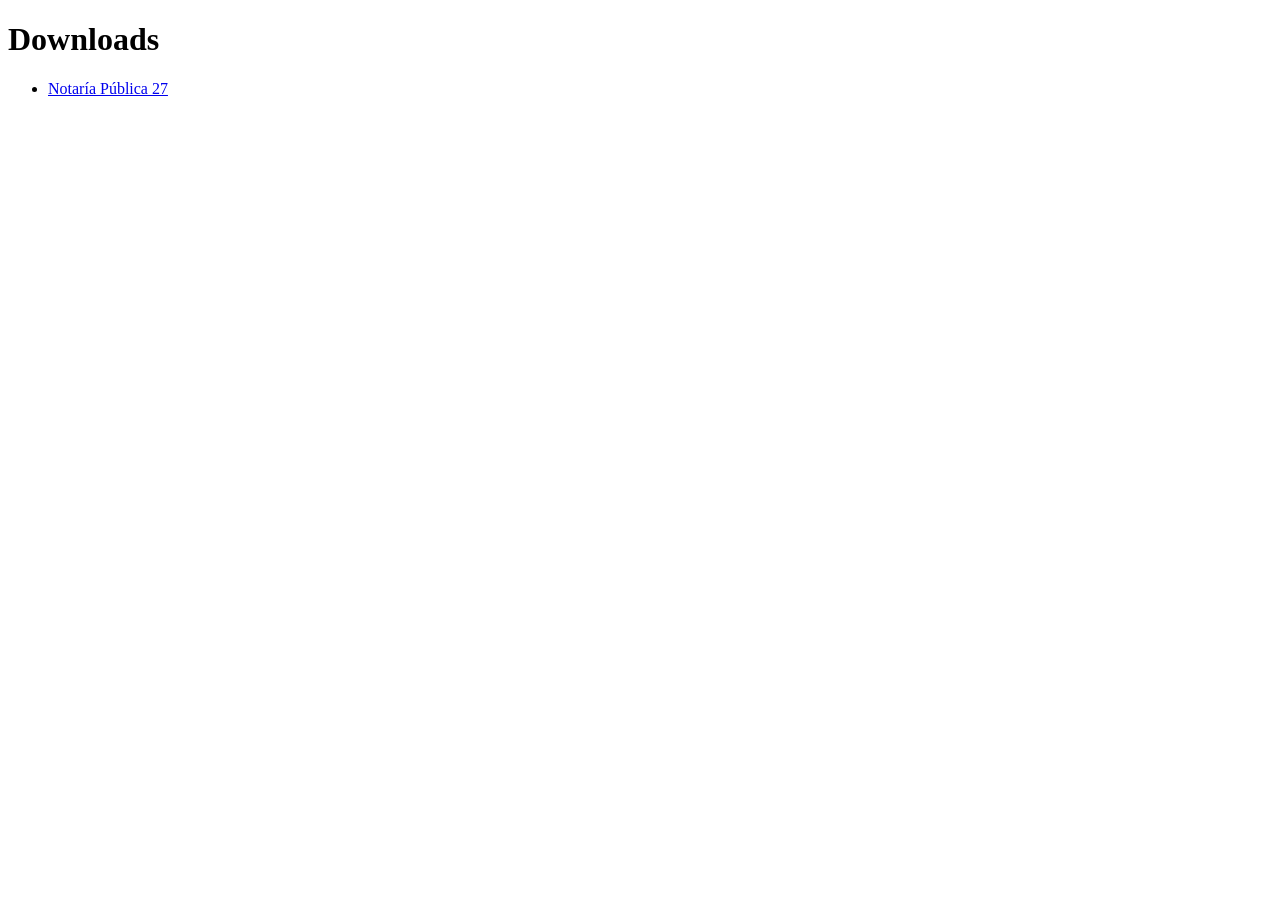
<file: _downloads.html>
<!DOCTYPE html>
<html>
	<head>
		<meta charset="UTF-8">
        <title> Downloads </title>
    </head>
    <body>
        <h1> Downloads </h1>
        <ul>
            <li><a id="https://notaria27delestadodemexico.com.mx/" href="index.html"> Notaría Pública 27 </a></li>
        </ul>
    </body>
</html>
</file>
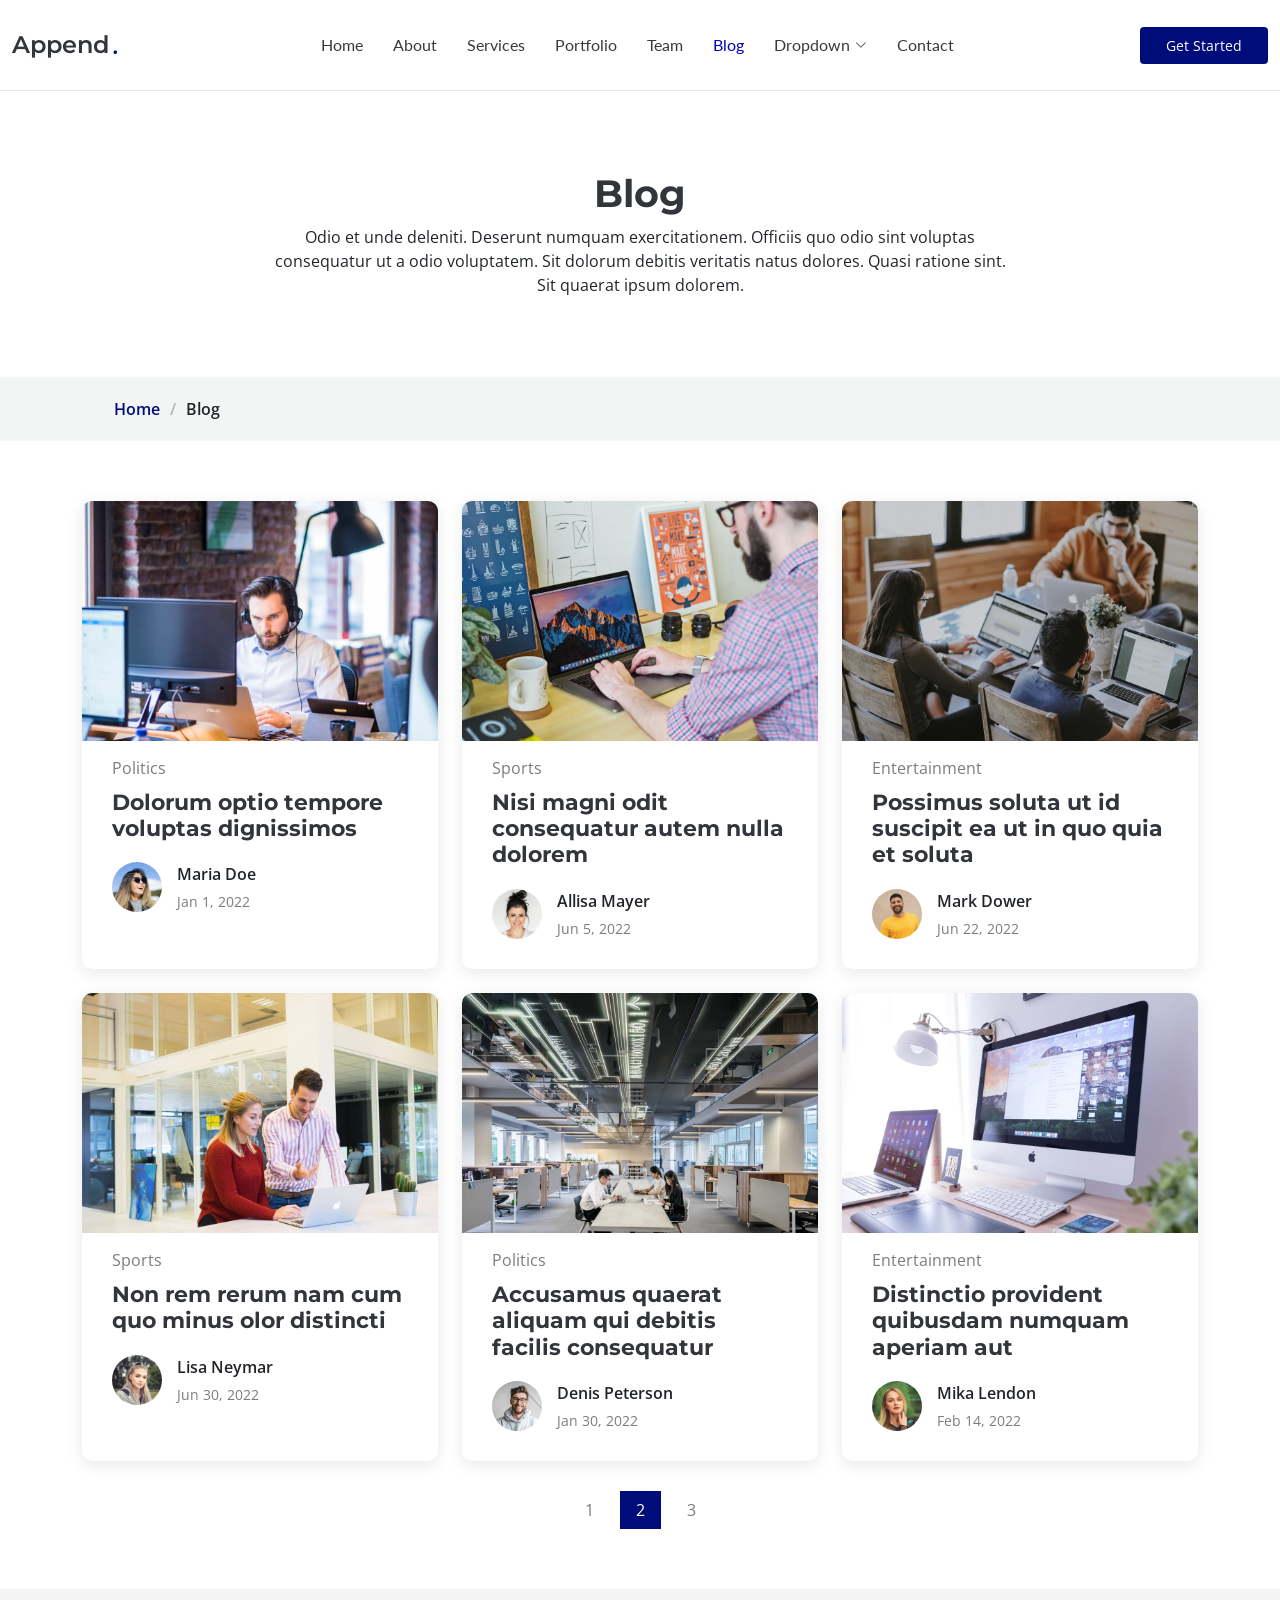
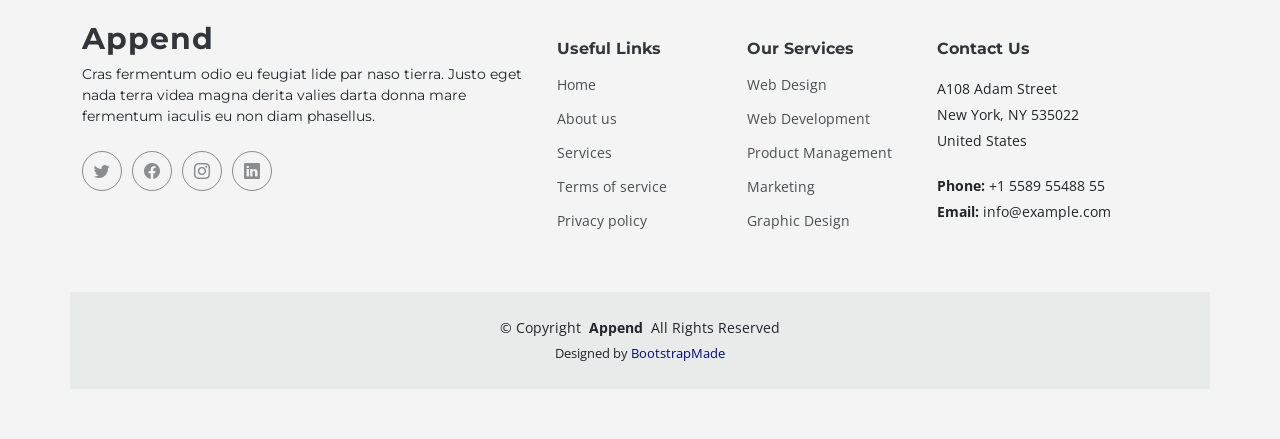
<file: blog.html>
<!DOCTYPE html>
<html lang="en">

<head>
  <meta charset="utf-8">
  <meta content="width=device-width, initial-scale=1.0" name="viewport">

  <title>Blog - Append Bootstrap Temlate</title>
  <meta content="" name="description">
  <meta content="" name="keywords">

  <!-- Favicons -->
  <link href="assets/img/favicon.png" rel="icon">
  <link href="assets/img/apple-touch-icon.png" rel="apple-touch-icon">

  <!-- Fonts -->
  <link href="https://fonts.googleapis.com" rel="preconnect">
  <link href="https://fonts.gstatic.com" rel="preconnect">
  <link href="https://fonts.googleapis.com/css2?family=Open+Sans:ital,wght@0,300;0,400;0,500;0,600;0,700;0,800;1,300;1,400;1,500;1,600;1,700;1,800&amp;family=Montserrat:ital,wght@0,100;0,200;0,300;0,400;0,500;0,600;0,700;0,800;0,900;1,100;1,200;1,300;1,400;1,500;1,600;1,700;1,800;1,900&amp;family=Lato:ital,wght@0,100;0,300;0,400;0,700;0,900;1,100;1,300;1,400;1,700;1,900&amp;display=swap" rel="stylesheet">

  <!-- Vendor CSS Files -->
  <link href="assets/vendor/bootstrap/css/bootstrap.min.css" rel="stylesheet">
  <link href="assets/vendor/bootstrap-icons/bootstrap-icons.css" rel="stylesheet">
  <link href="assets/vendor/glightbox/css/glightbox.min.css" rel="stylesheet">
  <link href="assets/vendor/swiper/swiper-bundle.min.css" rel="stylesheet">
  <link href="assets/vendor/aos/aos.css" rel="stylesheet">

  <!-- Template Main CSS File -->
  <link href="assets/css/main.css" rel="stylesheet">

  <!-- =======================================================
  * Template Name: Append
  * Updated: Jan 09 2024 with Bootstrap v5.3.2
  * Template URL: https://bootstrapmade.com/append-bootstrap-website-template/
  * Author: BootstrapMade.com
  * License: https://bootstrapmade.com/license/
  ======================================================== -->
</head>

<body class="blog-page" data-bs-spy="scroll" data-bs-target="#navmenu">

  <!-- ======= Header ======= -->
  <header id="header" class="header sticky-top d-flex align-items-center">
    <div class="container-fluid d-flex align-items-center justify-content-between">

      <a href="index.html" class="logo d-flex align-items-center me-auto me-xl-0">
        <!-- Uncomment the line below if you also wish to use an image logo -->
        <!-- <img src="assets/img/logo.png" alt=""> -->
        <h1>Append</h1>
        <span>.</span>
      </a>

      <!-- Nav Menu -->
      <nav id="navmenu" class="navmenu">
        <ul>
          <li><a href="index.html#hero">Home</a></li>
          <li><a href="index.html#about">About</a></li>
          <li><a href="index.html#services">Services</a></li>
          <li><a href="index.html#portfolio">Portfolio</a></li>
          <li><a href="index.html#team">Team</a></li>
          <li><a href="blog.html" class="active">Blog</a></li>
          <li class="dropdown has-dropdown"><a href="#"><span>Dropdown</span> <i class="bi bi-chevron-down"></i></a>
            <ul class="dd-box-shadow">
              <li><a href="#">Dropdown 1</a></li>
              <li class="dropdown has-dropdown"><a href="#"><span>Deep Dropdown</span> <i class="bi bi-chevron-down"></i></a>
                <ul class="dd-box-shadow">
                  <li><a href="#">Deep Dropdown 1</a></li>
                  <li><a href="#">Deep Dropdown 2</a></li>
                  <li><a href="#">Deep Dropdown 3</a></li>
                  <li><a href="#">Deep Dropdown 4</a></li>
                  <li><a href="#">Deep Dropdown 5</a></li>
                </ul>
              </li>
              <li><a href="#">Dropdown 2</a></li>
              <li><a href="#">Dropdown 3</a></li>
              <li><a href="#">Dropdown 4</a></li>
            </ul>
          </li>
          <li><a href="index.html#contact">Contact</a></li>
        </ul>

        <i class="mobile-nav-toggle d-xl-none bi bi-list"></i>
      </nav><!-- End Nav Menu -->

      <a class="btn-getstarted" href="index.html#about">Get Started</a>

    </div>
  </header><!-- End Header -->

  <main id="main">

    <!-- Blog Page Title & Breadcrumbs -->
    <div data-aos="fade" class="page-title">
      <div class="heading">
        <div class="container">
          <div class="row d-flex justify-content-center text-center">
            <div class="col-lg-8">
              <h1>Blog</h1>
              <p class="mb-0">Odio et unde deleniti. Deserunt numquam exercitationem. Officiis quo odio sint voluptas consequatur ut a odio voluptatem. Sit dolorum debitis veritatis natus dolores. Quasi ratione sint. Sit quaerat ipsum dolorem.</p>
            </div>
          </div>
        </div>
      </div>
      <nav class="breadcrumbs">
        <div class="container">
          <ol>
            <li><a href="index.html">Home</a></li>
            <li class="current">Blog</li>
          </ol>
        </div>
      </nav>
    </div><!-- End Page Title -->

    <!-- Blog Section - Blog Page -->
    <section id="blog" class="blog">

      <div class="container" data-aos="fade-up" data-aos-delay="100">

        <div class="row gy-4 posts-list">

          <div class="col-xl-4 col-lg-6">
            <article>

              <div class="post-img">
                <img src="assets/img/blog/blog-1.jpg" alt="" class="img-fluid">
              </div>

              <p class="post-category">Politics</p>

              <h2 class="title">
                <a href="blog-details.html">Dolorum optio tempore voluptas dignissimos</a>
              </h2>

              <div class="d-flex align-items-center">
                <img src="assets/img/blog/blog-author.jpg" alt="" class="img-fluid post-author-img flex-shrink-0">
                <div class="post-meta">
                  <p class="post-author">Maria Doe</p>
                  <p class="post-date">
                    <time datetime="2022-01-01">Jan 1, 2022</time>
                  </p>
                </div>
              </div>

            </article>
          </div><!-- End post list item -->

          <div class="col-xl-4 col-lg-6">
            <article>

              <div class="post-img">
                <img src="assets/img/blog/blog-2.jpg" alt="" class="img-fluid">
              </div>

              <p class="post-category">Sports</p>

              <h2 class="title">
                <a href="blog-details.html">Nisi magni odit consequatur autem nulla dolorem</a>
              </h2>

              <div class="d-flex align-items-center">
                <img src="assets/img/blog/blog-author-2.jpg" alt="" class="img-fluid post-author-img flex-shrink-0">
                <div class="post-meta">
                  <p class="post-author">Allisa Mayer</p>
                  <p class="post-date">
                    <time datetime="2022-01-01">Jun 5, 2022</time>
                  </p>
                </div>
              </div>

            </article>
          </div><!-- End post list item -->

          <div class="col-xl-4 col-lg-6">
            <article>

              <div class="post-img">
                <img src="assets/img/blog/blog-3.jpg" alt="" class="img-fluid">
              </div>

              <p class="post-category">Entertainment</p>

              <h2 class="title">
                <a href="blog-details.html">Possimus soluta ut id suscipit ea ut in quo quia et soluta</a>
              </h2>

              <div class="d-flex align-items-center">
                <img src="assets/img/blog/blog-author-3.jpg" alt="" class="img-fluid post-author-img flex-shrink-0">
                <div class="post-meta">
                  <p class="post-author">Mark Dower</p>
                  <p class="post-date">
                    <time datetime="2022-01-01">Jun 22, 2022</time>
                  </p>
                </div>
              </div>

            </article>
          </div><!-- End post list item -->

          <div class="col-xl-4 col-lg-6">
            <article>

              <div class="post-img">
                <img src="assets/img/blog/blog-4.jpg" alt="" class="img-fluid">
              </div>

              <p class="post-category">Sports</p>

              <h2 class="title">
                <a href="blog-details.html">Non rem rerum nam cum quo minus olor distincti</a>
              </h2>

              <div class="d-flex align-items-center">
                <img src="assets/img/blog/blog-author-4.jpg" alt="" class="img-fluid post-author-img flex-shrink-0">
                <div class="post-meta">
                  <p class="post-author">Lisa Neymar</p>
                  <p class="post-date">
                    <time datetime="2022-01-01">Jun 30, 2022</time>
                  </p>
                </div>
              </div>

            </article>
          </div><!-- End post list item -->

          <div class="col-xl-4 col-lg-6">
            <article>

              <div class="post-img">
                <img src="assets/img/blog/blog-5.jpg" alt="" class="img-fluid">
              </div>

              <p class="post-category">Politics</p>

              <h2 class="title">
                <a href="blog-details.html">Accusamus quaerat aliquam qui debitis facilis consequatur</a>
              </h2>

              <div class="d-flex align-items-center">
                <img src="assets/img/blog/blog-author-5.jpg" alt="" class="img-fluid post-author-img flex-shrink-0">
                <div class="post-meta">
                  <p class="post-author">Denis Peterson</p>
                  <p class="post-date">
                    <time datetime="2022-01-01">Jan 30, 2022</time>
                  </p>
                </div>
              </div>

            </article>
          </div><!-- End post list item -->

          <div class="col-xl-4 col-lg-6">
            <article>

              <div class="post-img">
                <img src="assets/img/blog/blog-6.jpg" alt="" class="img-fluid">
              </div>

              <p class="post-category">Entertainment</p>

              <h2 class="title">
                <a href="blog-details.html">Distinctio provident quibusdam numquam aperiam aut</a>
              </h2>

              <div class="d-flex align-items-center">
                <img src="assets/img/blog/blog-author-6.jpg" alt="" class="img-fluid post-author-img flex-shrink-0">
                <div class="post-meta">
                  <p class="post-author">Mika Lendon</p>
                  <p class="post-date">
                    <time datetime="2022-01-01">Feb 14, 2022</time>
                  </p>
                </div>
              </div>

            </article>
          </div><!-- End post list item -->

        </div><!-- End blog posts list -->

        <div class="pagination d-flex justify-content-center">
          <ul>
            <li><a href="#">1</a></li>
            <li class="active"><a href="#">2</a></li>
            <li><a href="#">3</a></li>
          </ul>
        </div><!-- End pagination -->

      </div>

    </section><!-- End Blog Section -->

  </main>

  <!-- ======= Footer ======= -->
  <footer id="footer" class="footer">

    <div class="container footer-top">
      <div class="row gy-4">
        <div class="col-lg-5 col-md-12 footer-about">
          <a href="index.html" class="logo d-flex align-items-center">
            <span>Append</span>
          </a>
          <p>Cras fermentum odio eu feugiat lide par naso tierra. Justo eget nada terra videa magna derita valies darta donna mare fermentum iaculis eu non diam phasellus.</p>
          <div class="social-links d-flex mt-4">
            <a href=""><i class="bi bi-twitter"></i></a>
            <a href=""><i class="bi bi-facebook"></i></a>
            <a href=""><i class="bi bi-instagram"></i></a>
            <a href=""><i class="bi bi-linkedin"></i></a>
          </div>
        </div>

        <div class="col-lg-2 col-6 footer-links">
          <h4>Useful Links</h4>
          <ul>
            <li><a href="#">Home</a></li>
            <li><a href="#">About us</a></li>
            <li><a href="#">Services</a></li>
            <li><a href="#">Terms of service</a></li>
            <li><a href="#">Privacy policy</a></li>
          </ul>
        </div>

        <div class="col-lg-2 col-6 footer-links">
          <h4>Our Services</h4>
          <ul>
            <li><a href="#">Web Design</a></li>
            <li><a href="#">Web Development</a></li>
            <li><a href="#">Product Management</a></li>
            <li><a href="#">Marketing</a></li>
            <li><a href="#">Graphic Design</a></li>
          </ul>
        </div>

        <div class="col-lg-3 col-md-12 footer-contact text-center text-md-start">
          <h4>Contact Us</h4>
          <p>A108 Adam Street</p>
          <p>New York, NY 535022</p>
          <p>United States</p>
          <p class="mt-4"><strong>Phone:</strong> <span>+1 5589 55488 55</span></p>
          <p><strong>Email:</strong> <span>info@example.com</span></p>
        </div>

      </div>
    </div>

    <div class="container copyright text-center mt-4">
      <p>&copy; <span>Copyright</span> <strong class="px-1">Append</strong> <span>All Rights Reserved</span></p>
      <div class="credits">
        <!-- All the links in the footer should remain intact. -->
        <!-- You can delete the links only if you've purchased the pro version. -->
        <!-- Licensing information: https://bootstrapmade.com/license/ -->
        <!-- Purchase the pro version with working PHP/AJAX contact form: [buy-url] -->
        Designed by <a href="https://bootstrapmade.com/">BootstrapMade</a>
      </div>
    </div>

  </footer><!-- End Footer -->

  <!-- Scroll Top Button -->
  <a href="#" id="scroll-top" class="scroll-top d-flex align-items-center justify-content-center"><i class="bi bi-arrow-up-short"></i></a>

  <!-- Preloader -->
  <div id="preloader">
    <div></div>
    <div></div>
    <div></div>
    <div></div>
  </div>

  <!-- Vendor JS Files -->
  <script src="assets/vendor/bootstrap/js/bootstrap.bundle.min.js"></script>
  <script src="assets/vendor/glightbox/js/glightbox.min.js"></script>
  <script src="assets/vendor/purecounter/purecounter_vanilla.js"></script>
  <script src="assets/vendor/isotope-layout/isotope.pkgd.min.js"></script>
  <script src="assets/vendor/swiper/swiper-bundle.min.js"></script>
  <script src="assets/vendor/aos/aos.js"></script>
  <script src="assets/vendor/php-email-form/validate.js"></script>

  <!-- Template Main JS File -->
  <script src="assets/js/main.js"></script>

</body>

</html>
</file>
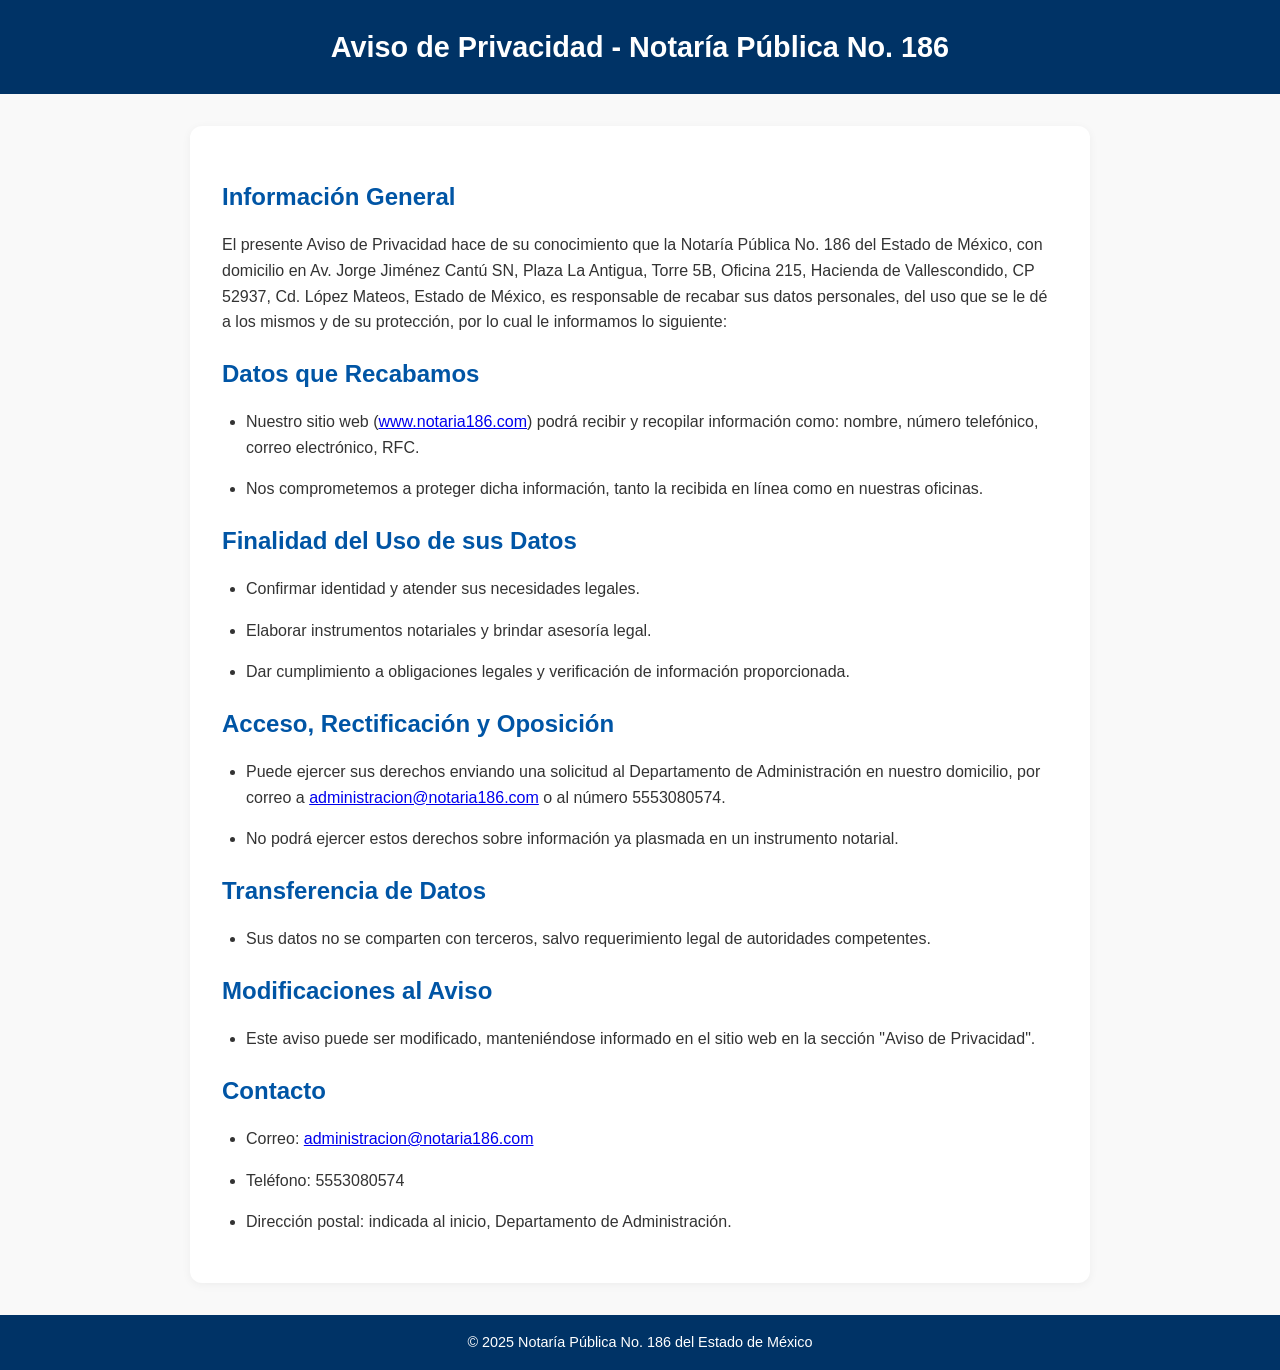
<file: privacidad.html>
<!DOCTYPE html>
<html lang="es">
<head>
  <meta charset="UTF-8" />
  <meta name="viewport" content="width=device-width, initial-scale=1.0" />
  <title>Aviso de Privacidad - Notaría 186</title>
  <style>
    :root {
      --primary-color: #003366;
      --accent-color: #0055a5;
      --bg-color: #f9f9f9;
      --text-color: #333;
      --card-bg: #ffffff;
      --font: 'Segoe UI', Tahoma, Geneva, Verdana, sans-serif;
    }

    body {
      margin: 0;
      font-family: var(--font);
      background-color: var(--bg-color);
      color: var(--text-color);
      line-height: 1.6;
    }

    header {
      background-color: var(--primary-color);
      color: white;
      padding: 1.5rem 2rem;
      text-align: center;
    }

    header h1 {
      margin: 0;
      font-size: 1.8rem;
    }

    main {
      max-width: 900px;
      margin: auto;
      padding: 2rem;
    }

    .card {
      background-color: var(--card-bg);
      padding: 2rem;
      border-radius: 12px;
      box-shadow: 0 2px 10px rgba(0, 0, 0, 0.05);
    }

    .card h2 {
      color: var(--accent-color);
      margin-bottom: 1rem;
    }

    .card ul {
      padding-left: 1.5rem;
    }

    .card ul li {
      margin-bottom: 1rem;
    }

    footer {
      text-align: center;
      padding: 1rem;
      background-color: var(--primary-color);
      color: white;
      font-size: 0.9rem;
    }

    @media (max-width: 600px) {
      header h1 {
        font-size: 1.4rem;
      }

      main {
        padding: 1rem;
      }

      .card {
        padding: 1.5rem;
      }
    }
  </style>
</head>
<body>
  <header>
    <h1>Aviso de Privacidad - Notaría Pública No. 186</h1>
  </header>

  <main>
    <div class="card">
      <h2>Información General</h2>
      <p>
        El presente Aviso de Privacidad hace de su conocimiento que la Notaría Pública No. 186 del Estado de México, con domicilio en Av. Jorge Jiménez Cantú SN, Plaza La Antigua, Torre 5B, Oficina 215, Hacienda de Vallescondido, CP 52937, Cd. López Mateos, Estado de México, es responsable de recabar sus datos personales, del uso que se le dé a los mismos y de su protección, por lo cual le informamos lo siguiente:
      </p>

      <h2>Datos que Recabamos</h2>
      <ul>
        <li>Nuestro sitio web (<a href="https://www.notaria186.com" target="_blank">www.notaria186.com</a>) podrá recibir y recopilar información como: nombre, número telefónico, correo electrónico, RFC.</li>
        <li>Nos comprometemos a proteger dicha información, tanto la recibida en línea como en nuestras oficinas.</li>
      </ul>

      <h2>Finalidad del Uso de sus Datos</h2>
      <ul>
        <li>Confirmar identidad y atender sus necesidades legales.</li>
        <li>Elaborar instrumentos notariales y brindar asesoría legal.</li>
        <li>Dar cumplimiento a obligaciones legales y verificación de información proporcionada.</li>
      </ul>

      <h2>Acceso, Rectificación y Oposición</h2>
      <ul>
        <li>Puede ejercer sus derechos enviando una solicitud al Departamento de Administración en nuestro domicilio, por correo a <a href="mailto:administracion@notaria186.com">administracion@notaria186.com</a> o al número 5553080574.</li>
        <li>No podrá ejercer estos derechos sobre información ya plasmada en un instrumento notarial.</li>
      </ul>

      <h2>Transferencia de Datos</h2>
      <ul>
        <li>Sus datos no se comparten con terceros, salvo requerimiento legal de autoridades competentes.</li>
      </ul>

      <h2>Modificaciones al Aviso</h2>
      <ul>
        <li>Este aviso puede ser modificado, manteniéndose informado en el sitio web en la sección "Aviso de Privacidad".</li>
      </ul>

      <h2>Contacto</h2>
      <ul>
        <li>Correo: <a href="mailto:administracion@notaria186.com">administracion@notaria186.com</a></li>
        <li>Teléfono: 5553080574</li>
        <li>Dirección postal: indicada al inicio, Departamento de Administración.</li>
      </ul>
    </div>
  </main>

  <footer>
    © 2025 Notaría Pública No. 186 del Estado de México
  </footer>
</body>
</html>
</file>
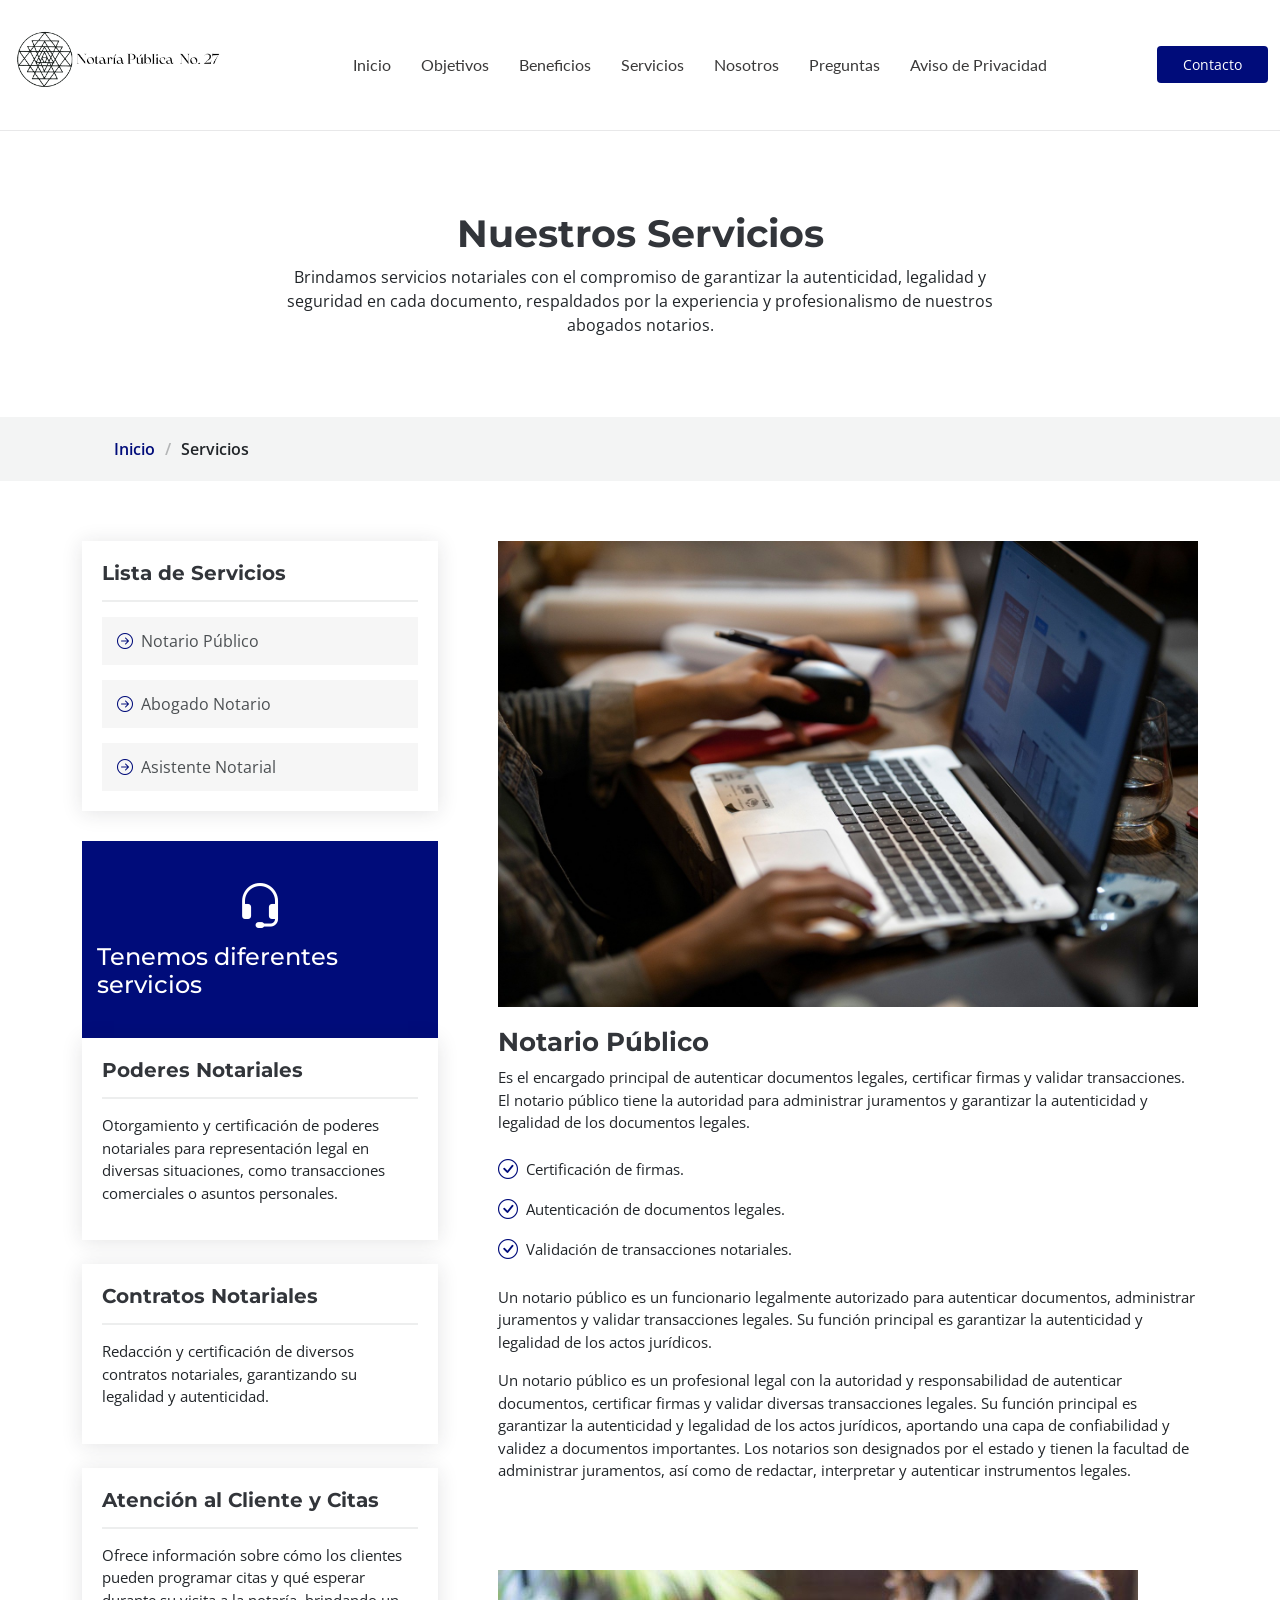
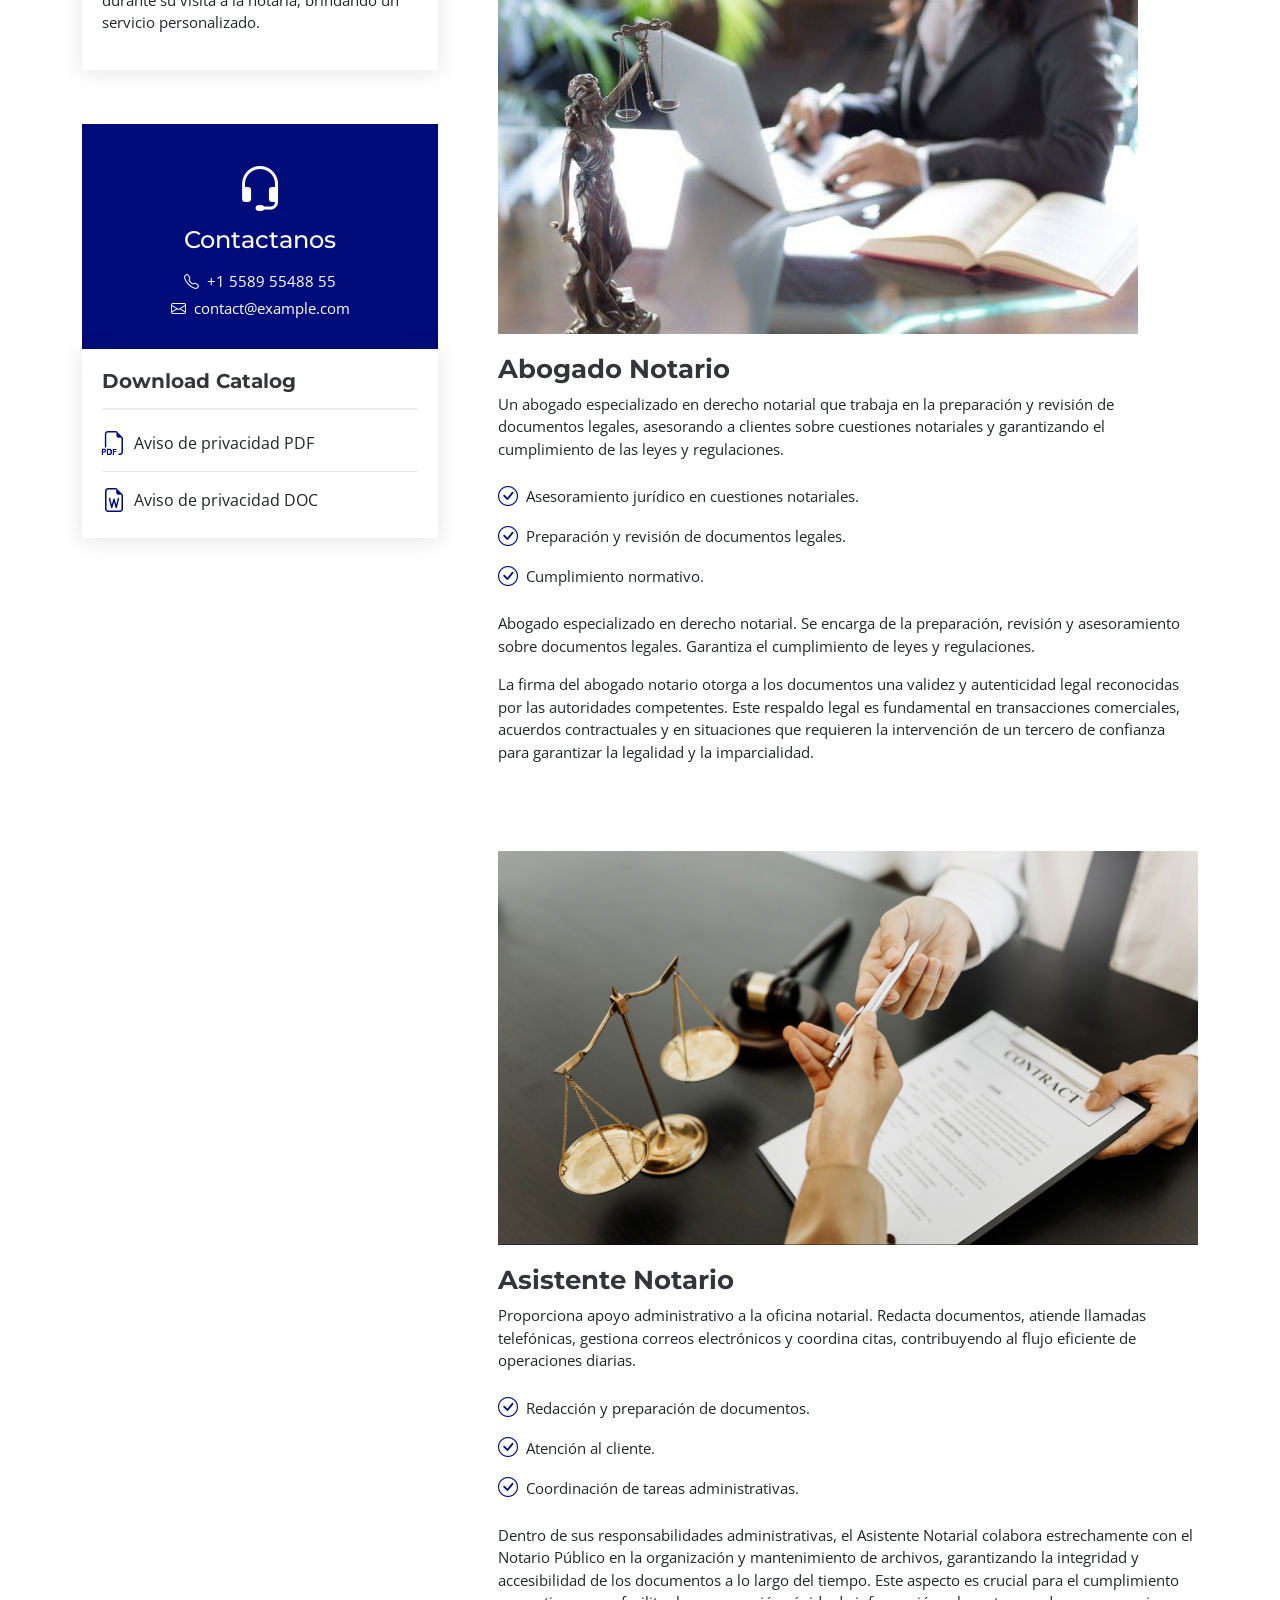
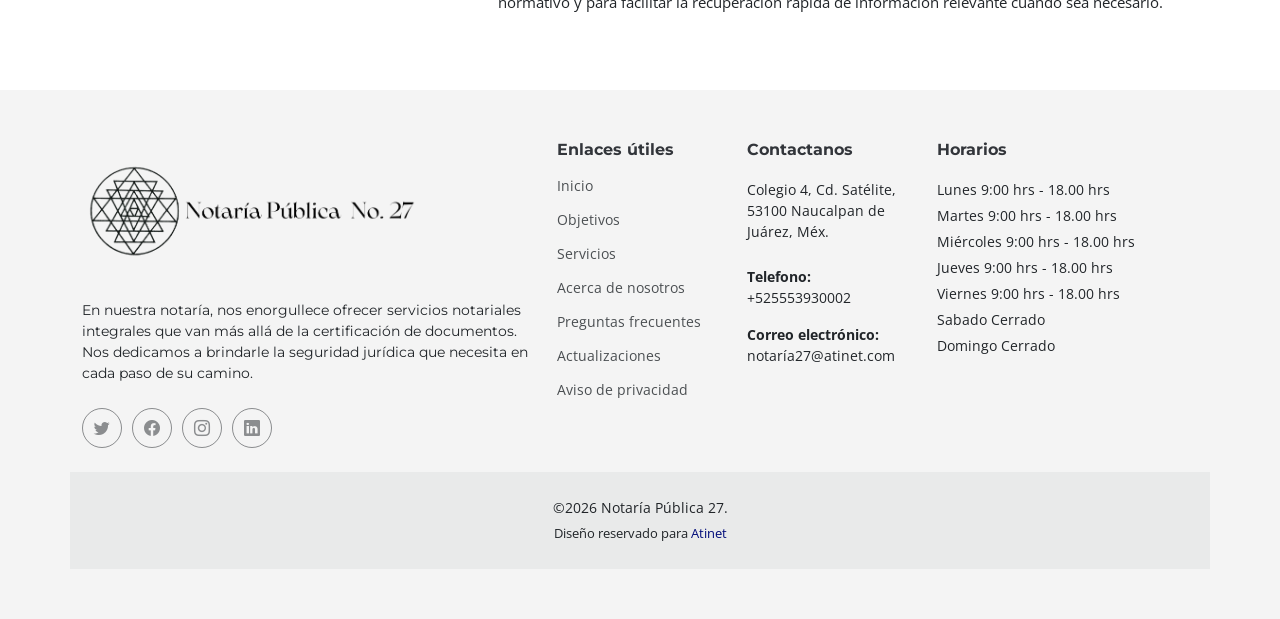
<file: services-details.html>
<!DOCTYPE html>
<html lang="en">

<head>
  <meta charset="utf-8">
  <meta content="width=device-width, initial-scale=1.0" name="viewport">

  <title>Notaría 27 / Servicios</title>
  <meta content="" name="description">
  <meta content="" name="keywords">

  <!-- Favicons -->
  <link href="assets/img/logot.png" rel="icon">
  <link href="assets/img/logot.png" rel="apple-touch-icon">

  <!-- Fonts -->
  <link href="https://fonts.googleapis.com" rel="preconnect">
  <link href="https://fonts.gstatic.com" rel="preconnect">
  <link href="https://fonts.googleapis.com/css2?family=Open+Sans:ital,wght@0,300;0,400;0,500;0,600;0,700;0,800;1,300;1,400;1,500;1,600;1,700;1,800&amp;family=Montserrat:ital,wght@0,100;0,200;0,300;0,400;0,500;0,600;0,700;0,800;0,900;1,100;1,200;1,300;1,400;1,500;1,600;1,700;1,800;1,900&amp;family=Lato:ital,wght@0,100;0,300;0,400;0,700;0,900;1,100;1,300;1,400;1,700;1,900&amp;display=swap" rel="stylesheet">

  <!-- Vendor CSS Files -->
  <link href="assets/vendor/bootstrap/css/bootstrap.min.css" rel="stylesheet">
  <link href="assets/vendor/bootstrap-icons/bootstrap-icons.css" rel="stylesheet">
  <link href="assets/vendor/glightbox/css/glightbox.min.css" rel="stylesheet">
  <link href="assets/vendor/swiper/swiper-bundle.min.css" rel="stylesheet">
  <link href="assets/vendor/aos/aos.css" rel="stylesheet">

  <!-- Template Main CSS File -->
  <link href="assets/css/main.css" rel="stylesheet">

  <!-- =======================================================
  * Template Name: Append
  * Updated: Jan 09 2024 with Bootstrap v5.3.2
  * Template URL: https://bootstrapmade.com/append-bootstrap-website-template/
  * Author: BootstrapMade.com
  * License: https://bootstrapmade.com/license/
  ======================================================== -->
</head>

<body class="services-details-page" data-bs-spy="scroll" data-bs-target="#navmenu">

  <!-- ======= Header ======= -->
  <header id="header" class="header sticky-top d-flex align-items-center">
    <div class="container-fluid d-flex align-items-center justify-content-between">

      <a href="index.html" class="logo d-flex align-items-center me-auto me-xl-0">
        <!-- Uncomment the line below if you also wish to use an image logo -->
        <!-- <img src="assets/img/logo.png" alt=""> -->
        <img src="assets/img/logoh1.png">
      </a>

      <!-- Nav Menu -->
      <nav id="navmenu" class="navmenu">
        <ul>
          <li><a href="index.html#hero" >Inicio</a></li>
          <li><a href="index.html#about">Objetivos</a></li>
          <li><a href="portfolio-details.html">Beneficios</a></li>
          <li><a href="index.html#services" class="active">Servicios</a></li>
          <li><a href="index.html#features">Nosotros</a></li>
          <li><a href="index.html#faq">Preguntas</a></li>
          <!-- <li><a href="index.html#recent-posts">Actualizaciones</a></li> -->
          <li><a href="index.html#footer">Aviso de Privacidad</a></li>
        </ul>

        <i class="mobile-nav-toggle d-xl-none bi bi-list"></i>
      </nav><!-- End Nav Menu -->

      <a class="btn-getstarted" href="index.html#contact">Contacto</a>

    </div>
  </header><!-- End Header -->

  <main id="main">

    <!-- Services Details Page Title & Breadcrumbs -->
    <div data-aos="fade" class="page-title">
      <div class="heading">
        <div class="container">
          <div class="row d-flex justify-content-center text-center">
            <div class="col-lg-8">
              <h1>Nuestros Servicios</h1>
              <p class="mb-0">Brindamos servicios notariales con el compromiso de garantizar la autenticidad, legalidad y seguridad en cada documento, respaldados por la experiencia y profesionalismo de nuestros abogados notarios.</p>
            </div>
          </div>
        </div>
      </div>
      <nav class="breadcrumbs">
        <div class="container">
          <ol>
            <li><a href="index.html">Inicio</a></li>
            <li class="current">Servicios</li>
          </ol>
        </div>
      </nav>
    </div><!-- End Page Title -->

    <!-- Service-details Section - Services Details Page -->
    <section id="service-details" class="service-details">

      <div class="container">

        <div class="row gy-5">

          <div class="col-lg-4" data-aos="fade-up" data-aos-delay="100">

            <div class="service-box">
              <h4>Lista de Servicios</h4>
              <div class="services-list">
                <a href="#publico"><i class="bi bi-arrow-right-circle"></i><span>Notario Público</span></a>
                <a href="#abogado"><i class="bi bi-arrow-right-circle"></i><span>Abogado Notario</span></a>
                <a href="#asistente"><i class="bi bi-arrow-right-circle"></i><span>Asistente Notarial</span></a>
                <!-- <a href="services-details.html#notarial"><i class="bi bi-arrow-right-circle"></i><span>Recepcionista Notarial</span></a>
                <a href="services-details.html#especialista"><i class="bi bi-arrow-right-circle"></i><span>Especialista en Firmas Electrónicas</span></a> -->
              </div>
            </div><!-- End Services List -->
            <div class="help-box d-flex flex-column justify-content-center align-items-center">
              <i class="bi bi-headset help-icon"></i>
              <h4>Tenemos diferentes servicios</h4>
              <!-- <p class="d-flex align-items-center mt-2 mb-0"><i class="bi bi-telephone me-2"></i> <span>+1 5589 55488 55</span></p>
              <p class="d-flex align-items-center mt-1 mb-0"><i class="bi bi-envelope me-2"></i> <a href="mailto:contact@example.com">contact@example.com</a></span></p> -->
            </div>
            <div class="service-box">
              <h4>Poderes Notariales</h4>
              <div class="services-list">
                <p>Otorgamiento y certificación de poderes notariales para representación legal en diversas situaciones, como transacciones comerciales o asuntos personales.</p>
              </div>
            </div><!-- End Services List -->
            <br>
            <div class="service-box">
              <h4>Contratos Notariales</h4>
              <div class="services-list">
                <p>Redacción y certificación de diversos contratos notariales, garantizando su legalidad y autenticidad.</p>
              </div>
            </div><!-- End Services List -->
            <br>
            <div class="service-box">
              <h4>Atención al Cliente y Citas</h4>
              <div class="services-list">
                <p>Ofrece información sobre cómo los clientes pueden programar citas y qué esperar durante su visita a la notaría, brindando un servicio personalizado.</p>
              </div>
            </div><!-- End Services List -->
            <br>
            <div class="help-box d-flex flex-column justify-content-center align-items-center">
              <i class="bi bi-headset help-icon"></i>
              <h4>Contactanos</h4>
              <p class="d-flex align-items-center mt-2 mb-0"><i class="bi bi-telephone me-2"></i> <span>+1 5589 55488 55</span></p>
              <p class="d-flex align-items-center mt-1 mb-0"><i class="bi bi-envelope me-2"></i> <a href="mailto:contact@example.com">contact@example.com</a></span></p>
            </div>

            <div class="service-box">
              <h4>Download Catalog</h4>
              <div class="download-catalog">
                <a href="#"><i class="bi bi-filetype-pdf"></i><span>Aviso de privacidad PDF</span></a>
                <a href="#"><i class="bi bi-file-earmark-word"></i><span>Aviso de privacidad DOC</span></a>
              </div>
            </div><!-- End Services List -->
            

          </div>

          <div class="col-lg-8 ps-lg-5" data-aos="fade-up" data-aos-delay="200">
            <img  src="assets/img/fondo1-1.jpg" alt="" class="img-fluid services-img">
            <h3 id="publico">Notario Público</h3>
            <p>
              Es el encargado principal de autenticar documentos legales, certificar firmas y validar transacciones. El notario público tiene la autoridad para administrar juramentos y garantizar la autenticidad y legalidad de los documentos legales.
            </p>
            <ul>
              <li><i class="bi bi-check-circle"></i> <span>Certificación de firmas.</span></li>
              <li><i class="bi bi-check-circle"></i> <span>Autenticación de documentos legales.</span></li>
              <li><i class="bi bi-check-circle"></i> <span>Validación de transacciones notariales.</span></li>
            </ul>
            <p>
              Un notario público es un funcionario legalmente autorizado para autenticar documentos, administrar juramentos y validar transacciones legales. Su función principal es garantizar la autenticidad y legalidad de los actos jurídicos.
            </p>
            <p>
             
                 Un notario público es un profesional legal con la autoridad y responsabilidad de autenticar documentos, certificar firmas y validar diversas transacciones legales. Su función principal es garantizar la autenticidad y legalidad de los actos jurídicos, aportando una capa de confiabilidad y validez a documentos importantes. Los notarios son designados por el estado y tienen la facultad de administrar juramentos, así como de redactar, interpretar y autenticar instrumentos legales.
                
            </p>



            <!-- apartado 2 -->


            <br><br><br>
            <img id="abogado" src="assets/img/descargar.jfif.jpeg" alt="" class="img-fluid services-img">
            <h3>Abogado Notario</h3>
            <p>
              Un abogado especializado en derecho notarial que trabaja en la preparación y revisión de documentos legales, asesorando a clientes sobre cuestiones notariales y garantizando el cumplimiento de las leyes y regulaciones.
            </p>
            <ul>
              <li><i class="bi bi-check-circle"></i> <span>Asesoramiento jurídico en cuestiones notariales.</span></li>
              <li><i class="bi bi-check-circle"></i> <span>Preparación y revisión de documentos legales.</span></li>
              <li><i class="bi bi-check-circle"></i> <span>Cumplimiento normativo.</span></li>
            </ul>
            <p>
              Abogado especializado en derecho notarial. Se encarga de la preparación, revisión y asesoramiento sobre documentos legales. Garantiza el cumplimiento de leyes y regulaciones.
            </p>
            <p>
              La firma del abogado notario otorga a los documentos una validez y autenticidad legal reconocidas por las autoridades competentes. Este respaldo legal es fundamental en transacciones comerciales, acuerdos contractuales y en situaciones que requieren la intervención de un tercero de confianza para garantizar la legalidad y la imparcialidad.
              
            </p>

            <!-- apartado 3 -->
            
            <br><br><br>
            <img id="asistente" src="assets/img/5_.png" alt="" class="img-fluid services-img">
            <h3 >Asistente Notario</h3>
            <p>
              Proporciona apoyo administrativo a la oficina notarial. Redacta documentos, atiende llamadas telefónicas, gestiona correos electrónicos y coordina citas, contribuyendo al flujo eficiente de operaciones diarias.
            </p>
            <ul>
              <li><i class="bi bi-check-circle"></i> <span>Redacción y preparación de documentos.</span></li>
              <li><i class="bi bi-check-circle"></i> <span>Atención al cliente.</span></li>
              <li><i class="bi bi-check-circle"></i> <span>Coordinación de tareas administrativas.</span></li>
            </ul>
            <!-- <p>
              Abogado especializado en derecho notarial. Se encarga de la preparación, revisión y asesoramiento sobre documentos legales. Garantiza el cumplimiento de leyes y regulaciones.
            </p> -->
            <p>
              Dentro de sus responsabilidades administrativas, el Asistente Notarial colabora estrechamente con el Notario Público en la organización y mantenimiento de archivos, garantizando la integridad y accesibilidad de los documentos a lo largo del tiempo. Este aspecto es crucial para el cumplimiento normativo y para facilitar la recuperación rápida de información relevante cuando sea necesario.
            </p>

            
          </div>
          

        </div>
        

      </div>

    </section><!-- End Service-details Section -->

  </main>

  <!-- ======= Footer ======= -->
  <footer id="footer" class="footer">

    <div class="container footer-top">
      <div class="row gy-4">
        <div class="col-lg-5 col-md-12 footer-about">
          <a href="index.html"><img src="assets/img/logoh1.png" width="75%"></a>
          <!-- <a href="index.html" class="logo d-flex align-items-center">
            <span>Nosotros</span>
          </a> -->
          <p>En nuestra notaría, nos enorgullece ofrecer servicios notariales integrales que van más allá de la certificación de documentos. Nos dedicamos a brindarle la seguridad jurídica que necesita en cada paso de su camino.</p>
          <div class="social-links d-flex mt-4">
            <a href=""><i class="bi bi-twitter"></i></a>
            <a href=""><i class="bi bi-facebook"></i></a>
            <a href=""><i class="bi bi-instagram"></i></a>
            <a href=""><i class="bi bi-linkedin"></i></a>
          </div>
          
        </div>

        <div class="col-lg-2 col-6 footer-links">
          <h4>Enlaces útiles</h4>
          <ul>
            <li><a href="index.html">Inicio</a></li>
            <li><a href="#about">Objetivos</a></li>
            <li><a href="#services">Servicios</a></li>
            <li><a href="#features">Acerca de nosotros</a></li>
            <li><a href="#faq">Preguntas frecuentes</a></li>
            <li><a href="#recent-posts">Actualizaciones</a></li>
            <li><a href="#">Aviso de privacidad</a></li>
          </ul>
        </div>

        <div class="col-lg-2 col-6 footer-links">
          <h4>Contactanos</h4>
          <p>Colegio 4, Cd. Satélite, 53100 Naucalpan de Juárez, Méx.</p>
          <p class="mt-4"><strong>Telefono:</strong> <span>+525553930002</span></p>
          <p><strong>Correo electrónico:</strong> <span>notaría27@atinet.com</span></p>
        </div>

        <div class="col-lg-3 col-md-12 footer-contact text-center text-md-start">
          <h4>Horarios</h4>
          <p>Lunes 9:00 hrs - 18.00 hrs</p>
          <p>Martes 9:00 hrs - 18.00 hrs</p>
          <p>Miércoles 9:00 hrs - 18.00 hrs</p>
          <p>Jueves 9:00 hrs - 18.00 hrs</p>
          <p>Viernes 9:00 hrs - 18.00 hrs</p>
          <p>Sabado Cerrado</p>
          <p>Domingo Cerrado</p>
        
<br>
          <!-- <p>New York, NY 535022</p>
          <p>United States</p>
          <p class="mt-4"><strong>Phone:</strong> <span>+1 5589 55488 55</span></p>
          <p><strong>Email:</strong> <span>info@example.com</span></p> -->
        </div>

      </div>
    </div>

    <div class="container copyright text-center mt-4">
      <p class="mb-0"> &copy;<script>document.write(new Date().getFullYear());</script> Notaría Pública 27.  <!-- License information: https://untree.co/license/ -->
      <div class="credits">
        <!-- All the links in the footer should remain intact. -->
        <!-- You can delete the links only if you've purchased the pro version. -->
        <!-- Licensing information: https://bootstrapmade.com/license/ -->
        <!-- Purchase the pro version with working PHP/AJAX contact form: [buy-url] -->
        Diseño reservado para <a href="https://www.atinet.com.mx/">Atinet</a>
      </div>
    </div>

  </footer><!-- End Footer -->

  <!-- Scroll Top Button -->
  <a href="#" id="scroll-top" class="scroll-top d-flex align-items-center justify-content-center"><i class="bi bi-arrow-up-short"></i></a>

  <!-- Preloader -->
  <div id="preloader">
    <div></div>
    <div></div>
    <div></div>
    <div></div>
  </div>

  <!-- Vendor JS Files -->
  <script src="assets/vendor/bootstrap/js/bootstrap.bundle.min.js"></script>
  <script src="assets/vendor/glightbox/js/glightbox.min.js"></script>
  <script src="assets/vendor/purecounter/purecounter_vanilla.js"></script>
  <script src="assets/vendor/isotope-layout/isotope.pkgd.min.js"></script>
  <script src="assets/vendor/swiper/swiper-bundle.min.js"></script>
  <script src="assets/vendor/aos/aos.js"></script>
  <script src="assets/vendor/php-email-form/validate.js"></script>

  <!-- Template Main JS File -->
  <script src="assets/js/main.js"></script>

</body>

</html>
</file>
<file: assets/css/main.css>
/**
* Template Name: Append
* Updated: Jan 09 2024 with Bootstrap v5.3.2
* Template URL: https://bootstrapmade.com/append-bootstrap-website-template/
* Author: BootstrapMade.com
* License: https://bootstrapmade.com/license/
*/

/*--------------------------------------------------------------
# Font & Color Variables
# Help: https://bootstrapmade.com/color-system/
--------------------------------------------------------------*/
/* Fonts */
:root {
  --default-font: "Open Sans", system-ui, -apple-system, "Segoe UI", Roboto, "Helvetica Neue", Arial, "Noto Sans", "Liberation Sans", sans-serif, "Apple Color Emoji", "Segoe UI Emoji", "Segoe UI Symbol", "Noto Color Emoji";
  --heading-font: "Montserrat", sans-serif;
  --nav-font: "Lato", sans-serif;
}

/* Global Colors */
:root {
  --background-color: #ffffff;
  --background-color-rgb: 255, 255, 255;
  --default-color: #212529;
  --default-color-rgb: 33, 37, 41;
  --primary-color: #000c7a;
  --primary-color-rgb: 0, 0, 128;
  --secondary-color: #32353a;
  --secondary-color-rgb: 50, 53, 58;
  --contrast-color: #ffffff;
  --contrast-color-rgb: 255, 255, 255;
}

/* Nav Menu Colors */
:root {
  --nav-color: #3a3939;
  --nav-hover-color: #0003b6;
  --nav-dropdown-color: #3a393a;
  --nav-dropdown-hover-color: #0020d6;
  --nav-dropdown-background-color: #ffffff;
  --nav-mobile-background-color: #ffffff;
}

/* Smooth scroll */
:root {
  scroll-behavior: smooth;
}

/*--------------------------------------------------------------
# General
--------------------------------------------------------------*/
body {
  color: var(--default-color);
  background-color: var(--background-color);
  font-family: var(--default-font);
}

a {
  color: var(--primary-color);
  text-decoration: none;
  transition: 0.3s;
}

a:hover {
  color: rgba(var(--primary-color-rgb), 0.7);
  text-decoration: none;
}
h1 {
  font-family: 'Bakery', sans-serif; /* Reemplaza 'TuTipoDeLetra' con el tipo de letra que desees usar */
  color: #000; /* Color del texto */
}
h1,
h2,
h3,
h4,
h5,
h6 {
  color: var(--secondary-color);
  font-family: var(--heading-font);
}

section {
  color: var(--default-color);
  background-color: var(--background-color);
  padding: 60px 0;
  overflow: clip;
}

/*--------------------------------------------------------------
# Section Title
--------------------------------------------------------------*/
.section-title {
  text-align: center;
  padding-bottom: 60px;
}

.section-title h2 {
  font-size: 32px;
  font-weight: 700;
  position: relative;
}

.section-title h2:before,
.section-title h2:after {
  content: "";
  width: 50px;
  height: 2px;
  background: var(--primary-color);
  display: inline-block;
}

.section-title h2:before {
  margin: 0 15px 10px 0;
}

.section-title h2:after {
  margin: 0 0 10px 15px;
}

.section-title p {
  margin-bottom: 0;
}

/*--------------------------------------------------------------
# Page Title & Breadcrumbs
--------------------------------------------------------------*/
.page-title {
  color: var(--default-color);
  background-color: var(--background-color);
}

.page-title .heading {
  padding: 80px 0;
  border-top: 1px solid rgba(var(--default-color-rgb), 0.1);
}

.page-title .heading h1 {
  font-size: 38px;
  font-weight: 700;
  color: var(--secondary-color);
}

.page-title nav {
  background-color: rgba(var(--default-color-rgb), 0.05);
  padding: 20px 0;
}

.page-title nav ol {
  display: flex;
  flex-wrap: wrap;
  list-style: none;
  margin: 0;
  font-size: 16px;
  font-weight: 600;
}

.page-title nav ol li+li {
  padding-left: 10px;
}

.page-title nav ol li+li::before {
  content: "/";
  display: inline-block;
  padding-right: 10px;
  color: rgba(var(--default-color-rgb), 0.3);
}

/*--------------------------------------------------------------
# Global Header
--------------------------------------------------------------*/
.header {
  --background-color: #ffffff;
  color: var(--default-color);
  background-color: var(--background-color);
  padding: 15px 0;
  transition: all 0.5s;
  z-index: 997;
}

.header .logo img {
  max-height: 100px;
  margin-right: 6px;
}

.header .logo h1 {
  font-size: 24px;
  margin: 0;
  font-weight: 600;
  color: var(--secondary-color);
}

.header .logo span {
  color: var(--primary-color);
  font-size: 24px;
  font-weight: 600;
  padding-left: 3px;
}

.header .btn-getstarted,
.header .btn-getstarted:focus {
  color: var(--contrast-color);
  background: var(--primary-color);
  font-size: 14px;
  padding: 8px 26px;
  margin: 0;
  border-radius: 4px;
  transition: 0.3s;
}

.header .btn-getstarted:hover,
.header .btn-getstarted:focus:hover {
  color: var(--contrast-color);
  background: rgba(var(--primary-color-rgb), 0.85);
}

@media (max-width: 1200px) {
  .header .logo {
    order: 1;
  }

  .header .btn-getstarted {
    order: 2;
    margin: 0 15px 0 0;
    padding: 6px 20px;
  }

  .header .navmenu {
    order: 3;
  }
}

/* Global Header on page scroll
------------------------------*/
.scrolled .header {
  --background-color: #ffffff;
  --secondary-color: #444444;
  --nav-color: #444444;
  --nav-hover-color: #0024f0;
  box-shadow: 0 0 30px 10px rgba(0, 0, 0, 0.1);
}

/* Global Scroll Margin Top
------------------------------*/
section {
  scroll-margin-top: 90px;
}

@media (max-width: 1199px) {
  section {
    scroll-margin-top: 66px;
  }
}

/* Home Page Custom Header
------------------------------*/
.index-page .header {
  --background-color: rgba(255, 255, 255, 0);
  --secondary-color: #ffffff;
  --nav-color: rgba(255, 255, 255, 0.515);
  --nav-hover-color: #ffffff;
}

/* Home Page Custom Header on page scroll
------------------------------*/
.index-page.scrolled .header {
  --background-color: #ffffff;
  --secondary-color: #444444;
  --nav-color: #444444;
  --nav-hover-color: #0024f0;
  
}

/*--------------------------------------------------------------
# Navigation Menu
--------------------------------------------------------------*/
/* Desktop Navigation */
@media (min-width: 1200px) {
  .navmenu {
    padding: 0;
  }

  .navmenu ul {
    margin: 0;
    padding: 0;
    display: flex;
    list-style: none;
    align-items: center;
  }

  .navmenu li {
    position: relative;
  }

  .navmenu a,
  .navmenu a:focus {
    color: var(--nav-color);
    padding: 18px 15px;
    font-size: 16px;
    font-family: var(--nav-font);
    font-weight: 400;
    display: flex;
    align-items: center;
    justify-content: space-between;
    white-space: nowrap;
    transition: 0.3s;
  }

  .navmenu a i,
  .navmenu a:focus i {
    font-size: 12px;
    line-height: 0;
    margin-left: 5px;
    transition: 0.3s;
  }

  .navmenu li:last-child a {
    padding-right: 0;
  }

  .navmenu li:hover>a,
  .navmenu .active,
  .navmenu .active:focus {
    color: var(--nav-hover-color);
  }

  .navmenu .dropdown ul {
    margin: 0;
    padding: 10px 0;
    background: var(--nav-dropdown-background-color);
    display: block;
    position: absolute;
    visibility: hidden;
    left: 14px;
    top: 130%;
    opacity: 0;
    transition: 0.3s;
    border-radius: 4px;
    z-index: 99;
  }

  .navmenu .dropdown ul li {
    min-width: 200px;
  }

  .navmenu .dropdown ul a {
    padding: 10px 20px;
    font-size: 15px;
    text-transform: none;
    color: var(--nav-dropdown-color);
  }

  .navmenu .dropdown ul a i {
    font-size: 12px;
  }

  .navmenu .dropdown ul a:hover,
  .navmenu .dropdown ul .active:hover,
  .navmenu .dropdown ul li:hover>a {
    color: var(--nav-dropdown-hover-color);
  }

  .navmenu .dropdown:hover>ul {
    opacity: 1;
    top: 100%;
    visibility: visible;
  }

  .navmenu .dropdown .dropdown ul {
    top: 0;
    left: -90%;
    visibility: hidden;
  }

  .navmenu .dropdown .dropdown:hover>ul {
    opacity: 1;
    top: 0;
    left: -100%;
    visibility: visible;
  }

  .navmenu .megamenu {
    position: static;
  }

  .navmenu .megamenu ul {
    margin: 0;
    padding: 10px;
    background: var(--nav-dropdown-background-color);
    box-shadow: 0px 0px 20px rgba(var(--default-color-rgb), 0.1);
    display: block;
    position: absolute;
    top: 130%;
    left: 0;
    right: 0;
    visibility: hidden;
    opacity: 0;
    display: flex;
    transition: 0.3s;
    border-radius: 4px;
    z-index: 99;
  }

  .navmenu .megamenu ul li {
    flex: 1;
  }

  .navmenu .megamenu ul li a,
  .navmenu .megamenu ul li:hover>a {
    padding: 10px 20px;
    font-size: 15px;
    color: var(--nav-dropdown-color);
  }

  .navmenu .megamenu ul li a:hover,
  .navmenu .megamenu ul li .active,
  .navmenu .megamenu ul li .active:hover {
    color: var(--nav-dropdown-hover-color);
  }

  .navmenu .megamenu:hover>ul {
    opacity: 1;
    top: 100%;
    visibility: visible;
  }

  .navmenu .dd-box-shadow {
    box-shadow: 0px 0px 30px rgba(var(--default-color-rgb), 0.15);
  }
}

/* Mobile Navigation */
@media (max-width: 1199px) {
  .mobile-nav-toggle {
    color: var(--nav-color);
    font-size: 28px;
    line-height: 0;
    margin-right: 10px;
    cursor: pointer;
    transition: color 0.3s;
  }

  .navmenu {
    padding: 0;
    z-index: 9997;
  }

  .navmenu ul {
    display: none;
    position: absolute;
    inset: 60px 20px 20px 20px;
    padding: 10px 0;
    margin: 0;
    border-radius: 6px;
    background-color: var(--nav-mobile-background-color);
    overflow-y: auto;
    transition: 0.3s;
    z-index: 9998;
    box-shadow: 0px 0px 30px rgba(var(--default-color-rgb), 0.1);
  }

  .navmenu a,
  .navmenu a:focus {
    color: var(--nav-dropdown-color);
    padding: 10px 20px;
    font-family: var(--nav-font);
    font-size: 17px;
    font-weight: 500;
    display: flex;
    align-items: center;
    justify-content: space-between;
    white-space: nowrap;
    transition: 0.3s;
  }

  .navmenu a i,
  .navmenu a:focus i {
    font-size: 12px;
    line-height: 0;
    margin-left: 5px;
    width: 30px;
    height: 30px;
    display: flex;
    align-items: center;
    justify-content: center;
    border-radius: 50%;
    transition: 0.3s;
    background-color: rgba(var(--primary-color-rgb), 0.1);
  }

  .navmenu a i:hover,
  .navmenu a:focus i:hover {
    background-color: var(--primary-color);
    color: var(--contrast-color);
  }

  .navmenu a:hover,
  .navmenu .active,
  .navmenu .active:focus {
    color: var(--nav-dropdown-hover-color);
  }

  .navmenu .active i,
  .navmenu .active:focus i {
    background-color: var(--primary-color);
    color: var(--contrast-color);
    transform: rotate(180deg);
  }

  .navmenu .dropdown ul,
  .navmenu .megamenu ul {
    position: static;
    display: none;
    z-index: 99;
    padding: 10px 0;
    margin: 10px 20px;
    background-color: var(--nav-dropdown-background-color);
    transition: all 0.5s ease-in-out;
  }

  .navmenu .dropdown ul ul,
  .navmenu .megamenu ul ul {
    background-color: rgba(33, 37, 41, 0.1);
  }

  .navmenu .dropdown>.dropdown-active,
  .navmenu .megamenu>.dropdown-active {
    display: block;
    background-color: rgba(33, 37, 41, 0.03);
  }

  .mobile-nav-active {
    overflow: hidden;
  }

  .mobile-nav-active .mobile-nav-toggle {
    color: #fff;
    position: absolute;
    font-size: 32px;
    top: 15px;
    right: 15px;
    margin-right: 0;
    z-index: 9999;
  }

  .mobile-nav-active .navmenu {
    position: fixed;
    overflow: hidden;
    inset: 0;
    background: rgba(33, 37, 41, 0.8);
    transition: 0.3s;
  }

  .mobile-nav-active .navmenu>ul {
    display: block;
  }
}

/*--------------------------------------------------------------
# Scroll Top Button
--------------------------------------------------------------*/
.scroll-top {
  position: fixed;
  visibility: hidden;
  opacity: 0;
  right: 15px;
  bottom: 15px;
  z-index: 99999;
  background-color: var(--primary-color);
  width: 40px;
  height: 40px;
  border-radius: 4px;
  transition: all 0.4s;
}

.scroll-top i {
  font-size: 24px;
  color: #ffffff;
  line-height: 0;
}

.scroll-top:hover {
  background-color: rgba(var(--primary-color-rgb), 0.8);
  color: #ffffff;
}

.scroll-top.active {
  visibility: visible;
  opacity: 1;
}

/*--------------------------------------------------------------
# Preloader
--------------------------------------------------------------*/
#preloader {
  position: fixed;
  inset: 0;
  z-index: 9999;
  overflow: hidden;
  background-color: var(--background-color);
  transition: all 0.6s ease-out;
  width: 100%;
  height: 100vh;
  display: flex;
  align-items: center;
  justify-content: center;
}

#preloader div {
  width: 13px;
  height: 13px;
  background-color: var(--primary-color);
  border-radius: 50%;
  animation-timing-function: cubic-bezier(0, 1, 1, 0);
  position: absolute;
  left: 50%;
}

#preloader div:nth-child(1) {
  left: calc(50% + 8px);
  animation: animate-preloader-1 0.6s infinite;
}

#preloader div:nth-child(2) {
  left: calc(50% + 8px);
  animation: animate-preloader-2 0.6s infinite;
}

#preloader div:nth-child(3) {
  left: calc(50% + 32px);
  animation: animate-preloader-2 0.6s infinite;
}

#preloader div:nth-child(4) {
  left: calc(50% + 56px);
  animation: animate-preloader-3 0.6s infinite;
}

@keyframes animate-preloader-1 {
  0% {
    transform: scale(0);
  }

  100% {
    transform: scale(1);
  }
}

@keyframes animate-preloader-3 {
  0% {
    transform: scale(1);
  }

  100% {
    transform: scale(0);
  }
}

@keyframes animate-preloader-2 {
  0% {
    transform: translate(0, 0);
  }

  100% {
    transform: translate(24px, 0);
  }
}

/*--------------------------------------------------------------
# Disable aos animation delay on mobile devices
--------------------------------------------------------------*/
@media screen and (max-width: 768px) {
  [data-aos-delay] {
    transition-delay: 0 !important;
  }
}

/*--------------------------------------------------------------
# Footer
--------------------------------------------------------------*/
.footer {
  --background-color: #f4f4f4;
  color: var(--default-color);
  background-color: var(--background-color);
  font-size: 14px;
  padding-bottom: 50px;
}

.footer .footer-top {
  padding-top: 50px;
}

.footer .footer-about .logo {
  line-height: 0;
  margin-bottom: 25px;
}

.footer .footer-about .logo img {
  max-height: 40px;
  margin-right: 6px;
}

.footer .footer-about .logo span {
  color: var(--secondary-color);
  font-size: 30px;
  font-weight: 700;
  letter-spacing: 1px;
  font-family: var(--heading-font);
}

.footer .footer-about p {
  font-size: 14px;
  font-family: var(--heading-font);
}

.footer .social-links a {
  display: flex;
  align-items: center;
  justify-content: center;
  width: 40px;
  height: 40px;
  border-radius: 50%;
  border: 1px solid rgba(var(--default-color-rgb), 0.5);
  font-size: 16px;
  color: rgba(var(--default-color-rgb), 0.5);
  margin-right: 10px;
  transition: 0.3s;
}

.footer .social-links a:hover {
  color: var(--primary-color);
  border-color: var(--primary-color);
}

.footer h4 {
  color: var(--secondary-color);
  font-size: 16px;
  font-weight: bold;
  position: relative;
  padding-bottom: 12px;
}

.footer .footer-links {
  margin-bottom: 30px;
}

.footer .footer-links ul {
  list-style: none;
  padding: 0;
  margin: 0;
}

.footer .footer-links ul i {
  padding-right: 2px;
  font-size: 12px;
  line-height: 0;
}

.footer .footer-links ul li {
  padding: 10px 0;
  display: flex;
  align-items: center;
}

.footer .footer-links ul li:first-child {
  padding-top: 0;
}

.footer .footer-links ul a {
  color: rgba(var(--default-color-rgb), 0.8);
  display: inline-block;
  line-height: 1;
}

.footer .footer-links ul a:hover {
  color: var(--primary-color);
}

.footer .footer-contact p {
  margin-bottom: 5px;
}

.footer .copyright {
  padding-top: 25px;
  padding-bottom: 25px;
  background-color: rgba(var(--default-color-rgb), 0.05);
}

.footer .copyright p {
  margin-bottom: 0;
}

.footer .credits {
  margin-top: 6px;
  font-size: 13px;
}

/*--------------------------------------------------------------
# Home Page
--------------------------------------------------------------*/
/* Hero Section - Home Page
------------------------------*/
.hero {
  --default-color: #ffffff;
  --default-color-rgb: 255, 255, 255;
  --background-color: #000000;
  --background-color-rgb: 0, 0, 0;
  width: 100%;
  min-height: 100vh;
  position: relative;
  padding: 160px 0 80px 0;
  display: flex;
  align-items: center;
  justify-content: center;
}

.hero img {
  position: absolute;
  inset: 0;
  display: block;
  width: 100%;
  height: 100%;
  -o-object-fit: cover;
  object-fit: cover;
  z-index: 1;
}

.hero:before {
  content: "";
  background: rgba(58, 58, 58, 0.377);
  position: absolute;
  inset: 0;
  z-index: 2;
}

.hero .container {
  position: relative;
  z-index: 3;
}

.hero h2 {
  color: var(--contrast-color);
  margin: 0;
  font-size: 44px;
  font-weight: 700;
}

.hero p {
  color: rgba(var(--default-color-rgb), 0.8);
  margin: 5px 0 0 0;
  font-size: 20px;
}

.hero .sign-up-form {
  margin-top: 20px;
  padding: 10px;
  border-radius: 7px;
  background: #fff;
  box-shadow: 0 15px 30px 0 rgba(0, 0, 0, 0.1);
}

.hero .sign-up-form .form-control {
  border: none;
}

.hero .sign-up-form .form-control:active,
.hero .sign-up-form .form-control:focus {
  outline: none;
  box-shadow: none;
}

.hero .sign-up-form input[type=submit] {
  box-shadow: 0 15px 30px 0 rgba(0, 0, 0, 0.2);
  background-color: var(--primary-color);
  border-color: var(--primary-color);
  padding: 8px 20px 10px 20px;
  border-radius: 7px;
  color: var(--contrast-color);
}

.hero .sign-up-form input[type=submit]:hover {
  background-color: rgba(var(--primary-color-rgb), 0.9);
}

@media (max-width: 768px) {
  .hero h2 {
    font-size: 32px;
  }

  .hero p {
    font-size: 18px;
  }
}

/* Clients Section - Home Page
------------------------------*/
.clients {
  padding: 10px 0;
}

.clients .client-logo {
  display: flex;
  justify-content: center;
  align-items: center;
  overflow: hidden;
}

.clients .client-logo img {
  padding: 35px;
  max-width: 80%;
  transition: 0.3s;
  opacity: 0.5;
  /* filter: grayscale(100%) hue-rotate(270deg);; */
}

.clients .client-logo img:hover {
  filter: none;
  opacity: 1;
}

@media (max-width: 640px) {
  .clients .client-logo img {
    padding: 20px;
  }
}

/* About Section - Home Page
------------------------------*/
.about {
  --background-color: #f4f4f4;
}

.about .content h3 {
  font-size: 16px;
  font-weight: 500;
  line-height: 19px;
  padding: 10px 20px;
  background: rgba(var(--primary-color-rgb), 0.05);
  color: var(--primary-color);
  border-radius: 7px;
  display: inline-block;
}

.about .content h2 {
  font-weight: 700;
}

.about .content p:last-child {
  margin-bottom: 0;
}

.about .content .read-more {
  background: var(--primary-color);
  color: var(--contrast-color);
  font-family: var(--heading-font);
  font-weight: 500;
  font-size: 16px;
  letter-spacing: 1px;
  padding: 12px 24px;
  border-radius: 5px;
  transition: 0.3s;
  display: inline-flex;
  align-items: center;
  justify-content: center;
}

.about .content .read-more i {
  font-size: 18px;
  margin-left: 5px;
  line-height: 0;
  transition: 0.3s;
}

.about .content .read-more:hover {
  background: rgba(var(--primary-color-rgb), 0.8);
  padding-right: 19px;
}

.about .content .read-more:hover i {
  margin-left: 10px;
}

.about .icon-box {
  padding: 50px 40px;
  box-shadow: 0px 10px 50px rgba(0, 0, 0, 0.1);
  border-radius: 10px;
  transition: all 0.3s ease-out 0s;
  background-color: #fff;
}

.about .icon-box i {
  width: 80px;
  height: 80px;
  border-radius: 50%;
  display: inline-flex;
  align-items: center;
  justify-content: center;
  margin-bottom: 24px;
  font-size: 32px;
  line-height: 0;
  transition: all 0.4s ease-out 0s;
  background-color: rgba(var(--primary-color-rgb), 0.05);
  color: var(--primary-color);
}

.about .icon-box h3 {
  margin-bottom: 10px;
  font-size: 24px;
  font-weight: 700;
}

.about .icon-box p {
  margin-bottom: 0;
}

.about .icon-box:hover i {
  background-color: var(--primary-color);
  color: var(--contrast-color);
}

.about .icon-boxes .col-md-6:nth-child(2) .icon-box,
.about .icon-boxes .col-md-6:nth-child(4) .icon-box {
  margin-top: -40px;
}

@media (max-width: 768px) {

  .about .icon-boxes .col-md-6:nth-child(2) .icon-box,
  .about .icon-boxes .col-md-6:nth-child(4) .icon-box {
    margin-top: 0;
  }
}

/* Stats Section - Home Page
------------------------------*/
.stats {
  --default-color: #ffffff;
  --default-color-rgb: 255, 255, 255;
  --background-color: #000000;
  --background-color-rgb: 0, 0, 0;
  position: relative;
  padding: 120px 0;
}

.stats img {
  position: absolute;
  inset: 0;
  display: block;
  width: 100%;
  height: 100%;
  -o-object-fit: cover;
  object-fit: cover;
  z-index: 1;
}

.stats:before {
  content: "";
  background: rgba(var(--background-color-rgb), 0.6);
  position: absolute;
  inset: 0;
  z-index: 2;
}

.stats .container {
  position: relative;
  z-index: 3;
}

.stats .stats-item {
  padding: 30px;
  width: 100%;
}

.stats .stats-item span {
  font-size: 48px;
  display: block;
  color: var(--default-color);
  font-weight: 700;
}

.stats .stats-item p {
  padding: 0;
  margin: 0;
  font-family: var(--heading-font);
  font-size: 16px;
  font-weight: 700;
  color: rgba(var(--default-color-rgb), 0.6);
}

/* Services Section - Home Page
------------------------------*/
.services .service-item {
  position: relative;
  padding-top: 40px;
}

.services .service-item:before {
  content: "";
  position: absolute;
  top: 0;
  left: 0;
  right: 0;
  height: 2px;
  background: rgba(var(--default-color-rgb), 0.1);
}

.services .service-item::after {
  content: "";
  position: absolute;
  top: 0;
  left: 0;
  width: 30px;
  height: 2px;
  background: var(--primary-color);
  border-right: 5px solid var(--background-color);
}

.services .service-item .icon {
  width: 48px;
  height: 48px;
  position: relative;
  margin-right: 50px;
  line-height: 0;
}

.services .service-item .icon i {
  color: rgba(var(--default-color-rgb), 0.7);
  font-size: 56px;
  transition: ease-in-out 0.3s;
  z-index: 2;
  position: relative;
}

.services .service-item .icon:before {
  position: absolute;
  content: "";
  height: 30px;
  width: 30px;
  background: rgba(var(--primary-color-rgb), 0.3);
  border-radius: 50px;
  z-index: 1;
  bottom: -15px;
  right: -15px;
  transition: 0.3s;
}

.services .service-item .title {
  font-weight: 700;
  margin-bottom: 15px;
  font-size: 18px;
}

.services .service-item .title a {
  color: var(--secondary-color);
}

.services .service-item .title a:hover {
  color: var(--primary-color);
}

.services .service-item .description {
  line-height: 24px;
  font-size: 14px;
}

/* Features Section - Home Page
------------------------------*/
.features .features-item {
  color: rgba(var(--default-color-rgb), 0.8);
}

.features .features-item+.features-item {
  margin-top: 100px;
}

@media (max-width: 768px) {
  .features .features-item+.features-item {
    margin-top: 40px;
  }
}

.features .features-item h3 {
  font-weight: 700;
  font-size: 26px;
}

.features .features-item .btn-get-started {
  background-color: var(--primary-color);
  color: var(--contrast-color);
  padding: 8px 30px 10px 30px;
  border-radius: 4px;
}

.features .features-item .btn-get-started:hover {
  background-color: rgba(var(--primary-color-rgb), 0.9);
}

.features .features-item ul {
  list-style: none;
  padding: 0;
}

.features .features-item ul li {
  padding-bottom: 10px;
  display: flex;
  align-items: flex-start;
}

.features .features-item ul li:last-child {
  padding-bottom: 0;
}

.features .features-item ul i {
  font-size: 20px;
  padding-right: 4px;
  color: var(--primary-color);
}

.features .features-item img {
  border: 6px solid var(--background-color);
  box-shadow: 0 15px 30px -10px rgba(0, 0, 0, 0.1);
}

.features .features-item .features-img-bg {
  position: relative;
  min-height: 500px;
}

@media (max-width: 640px) {
  .features .features-item .features-img-bg {
    min-height: 300px;
  }
}

.features .features-item .features-img-bg img {
  position: absolute;
  inset: 0;
  display: block;
  width: 100%;
  height: 100%;
  -o-object-fit: cover;
  object-fit: cover;
}

.features .features-item .image-stack {
  display: grid;
  position: relative;
  grid-template-columns: repeat(12, 1fr);
}

.features .features-item .image-stack .stack-back {
  grid-column: 4/-1;
  grid-row: 1;
  width: 100%;
  z-index: 1;
}

.features .features-item .image-stack .stack-front {
  grid-row: 1;
  grid-column: 1/span 8;
  margin-top: 20%;
  width: 100%;
  z-index: 2;
}

/* Portfolio Section - Home Page
------------------------------*/
.portfolio .portfolio-filters {
  padding: 0;
  margin: 0 auto 20px auto;
  list-style: none;
  text-align: center;
}

.portfolio .portfolio-filters li {
  cursor: pointer;
  display: inline-block;
  padding: 8px 20px 10px 20px;
  margin: 0;
  font-size: 15px;
  font-weight: 500;
  line-height: 1;
  margin-bottom: 5px;
  border-radius: 50px;
  transition: all 0.3s ease-in-out;
  font-family: var(--heading-font);
}

.portfolio .portfolio-filters li:hover,
.portfolio .portfolio-filters li.filter-active {
  color: var(--contrast-color);
  background-color: var(--primary-color);
}

.portfolio .portfolio-filters li:first-child {
  margin-left: 0;
}

.portfolio .portfolio-filters li:last-child {
  margin-right: 0;
}

@media (max-width: 575px) {
  .portfolio .portfolio-filters li {
    font-size: 14px;
    margin: 0 0 10px 0;
  }
}

.portfolio .portfolio-item {
  position: relative;
  overflow: hidden;
}

.portfolio .portfolio-item .portfolio-info {
  opacity: 0;
  position: absolute;
  left: 12px;
  right: 12px;
  bottom: -100%;
  z-index: 3;
  transition: all ease-in-out 0.5s;
  background: rgba(var(--background-color-rgb), 0.9);
  padding: 15px;
}

.portfolio .portfolio-item .portfolio-info h4 {
  font-size: 18px;
  font-weight: 600;
  padding-right: 50px;
}

.portfolio .portfolio-item .portfolio-info p {
  color: rgba(var(--default-color-rgb), 0.7);
  font-size: 14px;
  margin-bottom: 0;
  padding-right: 50px;
}

.portfolio .portfolio-item .portfolio-info .preview-link,
.portfolio .portfolio-item .portfolio-info .details-link {
  position: absolute;
  right: 50px;
  font-size: 24px;
  top: calc(50% - 14px);
  color: rgba(var(--default-color-rgb), 0.7);
  transition: 0.3s;
  line-height: 0;
}

.portfolio .portfolio-item .portfolio-info .preview-link:hover,
.portfolio .portfolio-item .portfolio-info .details-link:hover {
  color: var(--primary-color);
}

.portfolio .portfolio-item .portfolio-info .details-link {
  right: 14px;
  font-size: 28px;
}

.portfolio .portfolio-item:hover .portfolio-info {
  opacity: 1;
  bottom: 0;
}

/* Pricing Section - Home Page
------------------------------*/
.pricing {
  padding: 60px 0 120px 0;
}

.pricing .section-title {
  margin-bottom: 40px;
}

.pricing .pricing-item {
  box-shadow: 0 3px 20px -2px rgba(var(--default-color-rgb), 0.1);
  padding: 60px 40px;
  height: 100%;
  position: relative;
  border-radius: 15px;
}

.pricing h3 {
  font-weight: 600;
  margin-bottom: 15px;
  font-size: 20px;
  text-align: center;
}

.pricing .icon {
  margin: 30px auto 20px auto;
  width: 70px;
  height: 70px;
  background: var(--primary-color);
  border-radius: 50%;
  display: flex;
  align-items: center;
  justify-content: center;
  transition: 0.3s;
  transform-style: preserve-3d;
}

.pricing .icon i {
  color: var(--background-color);
  font-size: 28px;
  transition: ease-in-out 0.3s;
  line-height: 0;
}

.pricing .icon::before {
  position: absolute;
  content: "";
  height: 86px;
  width: 86px;
  border-radius: 50%;
  background: rgba(var(--primary-color-rgb), 0.2);
  transition: all 0.3s ease-out 0s;
  transform: translateZ(-1px);
}

.pricing .icon::after {
  position: absolute;
  content: "";
  height: 102px;
  width: 102px;
  border-radius: 50%;
  background: rgba(var(--primary-color-rgb), 0.1);
  transition: all 0.3s ease-out 0s;
  transform: translateZ(-2px);
}

.pricing h4 {
  font-size: 48px;
  color: var(--primary-color);
  font-weight: 700;
  font-family: var(--heading-font);
  margin-bottom: 25px;
  text-align: center;
}

.pricing h4 sup {
  font-size: 28px;
}

.pricing h4 span {
  color: rgba(var(--default-color-rgb), 0.5);
  font-size: 18px;
  font-weight: 400;
}

.pricing ul {
  padding: 20px 0;
  list-style: none;
  color: rgba(var(--default-color-rgb), 0.8);
  text-align: left;
  line-height: 20px;
}

.pricing ul li {
  padding: 10px 0;
  display: flex;
  align-items: center;
}

.pricing ul i {
  color: #059652;
  font-size: 24px;
  padding-right: 3px;
}

.pricing ul .na {
  color: rgba(var(--default-color-rgb), 0.3);
}

.pricing ul .na i {
  color: rgba(var(--default-color-rgb), 0.3);
}

.pricing ul .na span {
  text-decoration: line-through;
}

.pricing .buy-btn {
  color: rgba(var(--default-color-rgb), 0.8);
  background-color: var(--contrast-color);
  display: inline-block;
  padding: 10px 40px;
  border-radius: 4px;
  border: 1px solid rgba(var(--default-color-rgb), 0.2);
  transition: none;
  font-size: 16px;
  font-weight: 600;
  font-family: var(--heading-font);
  transition: 0.3s;
}

.pricing .buy-btn:hover {
  background-color: var(--primary-color);
  color: var(--contrast-color);
}

.pricing .featured {
  z-index: 10;
  border: 3px solid var(--primary-color);
}

.pricing .featured .buy-btn {
  background-color: var(--primary-color);
  color: var(--contrast-color);
}

.pricing .featured .buy-btn:hover {
  background-color: rgba(var(--primary-color-rgb), 0.9);
}

@media (min-width: 992px) {
  .pricing .featured {
    transform: scale(1.15);
  }
}

/* Faq Section - Home Page
------------------------------*/
.faq .content h3 {
  font-weight: 400;
  font-size: 34px;
}

.faq .content p {
  font-size: 15px;
  color: rgba(var(--default-color-rgb), 0.7);
}

.faq .faq-container .faq-item {
  position: relative;
  padding: 20px;
  margin-bottom: 20px;
  box-shadow: 0px 5px 25px 0px rgba(var(--default-color-rgb), 0.1);
  overflow: hidden;
}

.faq .faq-container .faq-item:last-child {
  margin-bottom: 0;
}

.faq .faq-container .faq-item h3 {
  font-weight: 600;
  font-size: 18px;
  line-height: 24px;
  margin: 0 30px 0 0;
  transition: 0.3s;
  cursor: pointer;
  display: flex;
  align-items: flex-start;
}

.faq .faq-container .faq-item h3 .num {
  color: var(--primary-color);
  padding-right: 5px;
}

.faq .faq-container .faq-item h3:hover {
  color: var(--primary-color);
}

.faq .faq-container .faq-item .faq-content {
  display: grid;
  grid-template-rows: 0fr;
  transition: 0.3s ease-in-out;
  visibility: hidden;
  opacity: 0;
}

.faq .faq-container .faq-item .faq-content p {
  margin-bottom: 0;
  overflow: hidden;
}

.faq .faq-container .faq-item .faq-toggle {
  position: absolute;
  top: 20px;
  right: 20px;
  font-size: 16px;
  line-height: 0;
  transition: 0.3s;
  cursor: pointer;
}

.faq .faq-container .faq-item .faq-toggle:hover {
  color: var(--primary-color);
}

.faq .faq-container .faq-active h3 {
  color: var(--primary-color);
}

.faq .faq-container .faq-active .faq-content {
  grid-template-rows: 1fr;
  visibility: visible;
  opacity: 1;
  padding-top: 10px;
}

.faq .faq-container .faq-active .faq-toggle {
  transform: rotate(90deg);
  color: var(--primary-color);
}

/* Team Section - Home Page
------------------------------*/
.team {
  --background-color: #f4f4f4;
}

.team .member {
  position: relative;
}

.team .member .member-img {
  margin: 0 80px;
  border-radius: 50%;
  overflow: hidden;
  position: relative;
  border: 4px solid var(--background-color);
  box-shadow: 0 15px 35px -10px rgba(0, 0, 0, 0.2);
}

@media (max-width: 1024px) {
  .team .member .member-img {
    margin: 0 60px;
  }
}

.team .member .member-img img {
  position: relative;
  z-index: 1;
}

.team .member .member-img .social {
  position: absolute;
  inset: 0;
  background-color: rgba(0, 0, 0, 0.6);
  display: flex;
  justify-content: center;
  align-items: center;
  z-index: 2;
  padding-bottom: 20px;
  transition: 0.3s;
  visibility: hidden;
  opacity: 0;
}

.team .member .member-img .social a {
  transition: 0.3s;
  color: var(--contrast-color);
  font-size: 20px;
  margin: 0 8px;
}

.team .member .member-img .social a:hover {
  color: var(--primary-color);
}

.team .member .member-info {
  margin-top: 30px;
}

.team .member .member-info h4 {
  font-weight: 700;
  margin-bottom: 6px;
  font-size: 18px;
}

.team .member .member-info span {
  font-style: italic;
  display: block;
  font-size: 15px;
  color: rgba(var(--default-color-rgb), 0.6);
  margin-bottom: 10px;
}

.team .member .member-info p {
  margin-bottom: 0;
  font-size: 14px;
}

.team .member:hover .member-img .social {
  padding-bottom: 0;
  visibility: visible;
  opacity: 1;
}

/* Call-to-action Section - Home Page
------------------------------*/
.call-to-action {
  --default-color: #ffffff;
  --background-color: #000000;
  --background-color-rgb: 0, 0, 0;
  padding: 80px 0;
  position: relative;
  -webkit-clip-path: inset(0);
  clip-path: inset(0);
}

.call-to-action img {
  position: fixed;
  top: 0;
  left: 0;
  display: block;
  width: 100%;
  height: 100%;
  -o-object-fit: cover;
  object-fit: cover;
  z-index: 1;
}

.call-to-action:before {
  content: "";
  background: rgba(var(--background-color-rgb), 0.5);
  position: absolute;
  inset: 0;
  z-index: 2;
}

.call-to-action .container {
  position: relative;
  z-index: 3;
}

.call-to-action h3 {
  font-size: 28px;
  font-weight: 700;
  color: var(--default-color);
}

.call-to-action p {
  color: var(--default-color);
}

.call-to-action .cta-btn {
  font-family: var(--heading-font);
  font-weight: 500;
  font-size: 16px;
  letter-spacing: 1px;
  display: inline-block;
  padding: 12px 40px;
  border-radius: 5px;
  transition: 0.5s;
  margin: 10px;
  border: 2px solid var(--contrast-color);
  color: var(--contrast-color);
}

.call-to-action .cta-btn:hover {
  background: var(--primary-color);
  border: 2px solid var(--primary-color);
}

/* Testimonials Section - Home Page
------------------------------*/
.testimonials {
  --background-color: #f4f4f4;
}

.testimonials .info h3 {
  font-weight: 700;
  font-size: 32px;
}

.testimonials .swiper {
  box-shadow: 0 15px 30px 0 rgba(0, 0, 0, 0.05);
  background-color: #fff;
}

.testimonials .testimonials-carousel,
.testimonials .testimonials-slider {
  overflow: hidden;
}

.testimonials .testimonial-item {
  box-sizing: content-box;
  min-height: 200px;
  position: relative;
  margin: 30px;
}

.testimonials .testimonial-item .testimonial-img {
  width: 90px;
  height: 90px;
  border-radius: 50px;
  border: 6px solid var(--background-color);
  margin-right: 10px;
}

.testimonials .testimonial-item h3 {
  font-size: 18px;
  font-weight: bold;
  margin: 10px 0 5px 0;
}

.testimonials .testimonial-item h4 {
  color: rgba(var(--default-color-rgb), 0.5);
  font-size: 14px;
  margin: 0;
}

.testimonials .testimonial-item .stars {
  margin: 10px 0;
}

.testimonials .testimonial-item .stars i {
  color: #ffc107;
  margin: 0 1px;
}

.testimonials .testimonial-item .quote-icon-left,
.testimonials .testimonial-item .quote-icon-right {
  color: rgba(var(--primary-color-rgb), 0.4);
  font-size: 26px;
  line-height: 0;
}

.testimonials .testimonial-item .quote-icon-left {
  display: inline-block;
  left: -5px;
  position: relative;
}

.testimonials .testimonial-item .quote-icon-right {
  display: inline-block;
  right: -5px;
  position: relative;
  top: 10px;
  transform: scale(-1, -1);
}

.testimonials .testimonial-item p {
  font-style: italic;
  margin: 15px auto 15px auto;
}

.testimonials .swiper-wrapper {
  height: auto;
}

.testimonials .swiper-pagination {
  margin-top: 20px;
  margin-bottom: 20px;
  position: relative;
}

.testimonials .swiper-pagination .swiper-pagination-bullet {
  width: 10px;
  height: 10px;
  background-color: rgba(var(--default-color-rgb), 0.15);
  opacity: 1;
  border: none;
}

.testimonials .swiper-pagination .swiper-pagination-bullet-active {
  background-color: var(--primary-color);
}

@media (max-width: 767px) {

  .testimonials .testimonials-carousel,
  .testimonials .testimonials-slider {
    overflow: hidden;
  }

  .testimonials .testimonial-item {
    margin: 15px;
  }
}

/* Recent-posts Section - Home Page
------------------------------*/
.recent-posts article {
  box-shadow: 0 4px 16px rgba(var(--default-color-rgb), 0.1);
  padding: 30px;
  height: 100%;
  border-radius: 10px;
  overflow: hidden;
}

.recent-posts .post-img {
  max-height: 240px;
  margin: -30px -30px 15px -30px;
  overflow: hidden;
}

.recent-posts .post-category {
  font-size: 16px;
  color: rgba(var(--default-color-rgb), 0.5);
  margin-bottom: 10px;
}

.recent-posts .title {
  font-size: 20px;
  font-weight: 600;
  padding: 0;
  margin: 0 0 20px 0;
}

.recent-posts .title a {
  color: var(--secondary-color);
  transition: 0.3s;
}

.recent-posts .title a:hover {
  color: var(--primary-color);
}

.recent-posts .post-author-img {
  width: 50px;
  border-radius: 50%;
  margin-right: 15px;
}

.recent-posts .post-author {
  font-weight: 600;
  margin-bottom: 5px;
}

.recent-posts .post-date {
  font-size: 14px;
  color: rgba(var(--default-color-rgb), 0.5);
  margin-bottom: 0;
}

/* Contact Section - Home Page
------------------------------*/
.contact .info-item {
  background: rgba(var(--default-color-rgb), 0.03);
  padding: 30px;
}

.contact .info-item i {
  font-size: 38px;
  line-height: 0;
  color: var(--primary-color);
}

.contact .info-item h3 {
  font-size: 20px;
  font-weight: 700;
  margin: 20px 0 10px 0;
}

.contact .info-item p {
  padding: 0;
  line-height: 24px;
  font-size: 14px;
  margin-bottom: 0;
}

.contact .php-email-form {
  background: rgba(var(--default-color-rgb), 0.03);
  padding: 30px;
  height: 100%;
}

.contact .php-email-form .error-message {
  display: none;
  background: #df1529;
  color: #ffffff;
  text-align: left;
  padding: 15px;
  margin-bottom: 24px;
  font-weight: 600;
}

.contact .php-email-form .sent-message {
  display: none;
  color: #ffffff;
  background: #059652;
  text-align: center;
  padding: 15px;
  margin-bottom: 24px;
  font-weight: 600;
}

.contact .php-email-form .loading {
  display: none;
  background: var(--background-color);
  text-align: center;
  padding: 15px;
  margin-bottom: 24px;
}

.contact .php-email-form .loading:before {
  content: "";
  display: inline-block;
  border-radius: 50%;
  width: 24px;
  height: 24px;
  margin: 0 10px -6px 0;
  border: 3px solid var(--primary-color);
  border-top-color: var(--background-color);
  animation: animate-loading 1s linear infinite;
}

.contact .php-email-form input[type=text],
.contact .php-email-form input[type=email],
.contact .php-email-form textarea {
  font-size: 14px;
  padding: 10px 15px;
  box-shadow: none;
  border-radius: 0;
  color: var(--default-color);
  background-color: rgba(var(--background-color-rgb), 0.5);
  border-color: rgba(var(--default-color-rgb), 0.2);
}

.contact .php-email-form input[type=text]:focus,
.contact .php-email-form input[type=email]:focus,
.contact .php-email-form textarea:focus {
  border-color: var(--primary-color);
}

.contact .php-email-form input[type=text]::-moz-placeholder,
.contact .php-email-form input[type=email]::-moz-placeholder,
.contact .php-email-form textarea::-moz-placeholder {
  color: rgba(var(--default-color-rgb), 0.3);
}

.contact .php-email-form input[type=text]::placeholder,
.contact .php-email-form input[type=email]::placeholder,
.contact .php-email-form textarea::placeholder {
  color: rgba(var(--default-color-rgb), 0.3);
}

.contact .php-email-form button[type=submit] {
  background: var(--primary-color);
  color: var(--contrast-color);
  border: 0;
  padding: 10px 30px;
  transition: 0.4s;
  border-radius: 4px;
}

.contact .php-email-form button[type=submit]:hover {
  background: rgba(var(--primary-color-rgb), 0.8);
}

@keyframes animate-loading {
  0% {
    transform: rotate(0deg);
  }

  100% {
    transform: rotate(360deg);
  }
}

/*--------------------------------------------------------------
# Portfolio Details Page
--------------------------------------------------------------*/
/* Portfolio-details Section - Portfolio Details Page
------------------------------*/
.portfolio-details .portfolio-details-slider img {
  width: 100%;
}

.portfolio-details .swiper-wrapper {
  height: auto;
}

.portfolio-details .swiper-button-prev,
.portfolio-details .swiper-button-next {
  width: 48px;
  height: 48px;
}

.portfolio-details .swiper-button-prev:after,
.portfolio-details .swiper-button-next:after {
  color: rgba(255, 255, 255, 0.8);
  background-color: rgba(0, 0, 0, 0.15);
  font-size: 24px;
  border-radius: 50%;
  width: 48px;
  height: 48px;
  display: flex;
  align-items: center;
  justify-content: center;
  transition: 0.3s;
}

.portfolio-details .swiper-button-prev:hover:after,
.portfolio-details .swiper-button-next:hover:after {
  background-color: rgba(0, 0, 0, 0.3);
}

@media (max-width: 575px) {

  .portfolio-details .swiper-button-prev,
  .portfolio-details .swiper-button-next {
    display: none;
  }
}

.portfolio-details .portfolio-info h3 {
  font-size: 22px;
  font-weight: 700;
  margin-bottom: 20px;
  padding-bottom: 20px;
  position: relative;
}

.portfolio-details .portfolio-info h3:after {
  content: "";
  position: absolute;
  display: block;
  width: 50px;
  height: 3px;
  background: var(--primary-color);
  left: 0;
  bottom: 0;
}

.portfolio-details .portfolio-info ul {
  list-style: none;
  padding: 0;
  font-size: 15px;
}

.portfolio-details .portfolio-info ul li {
  display: flex;
  flex-direction: column;
  padding-bottom: 15px;
}

.portfolio-details .portfolio-info ul strong {
  text-transform: uppercase;
  font-weight: 400;
  color: rgba(var(--default-color-rgb), 0.5);
  font-size: 14px;
}

.portfolio-details .portfolio-info .btn-visit {
  padding: 8px 40px;
  background: var(--primary-color);
  color: var(--contrast-color);
  border-radius: 50px;
  transition: 0.3s;
}

.portfolio-details .portfolio-info .btn-visit:hover {
  background: rgba(var(--primary-color-rgb), 0.8);
}

.portfolio-details .portfolio-description h2 {
  font-size: 26px;
  font-weight: 700;
  margin-bottom: 20px;
}

.portfolio-details .portfolio-description p {
  padding: 0;
}

.portfolio-details .portfolio-description .testimonial-item {
  padding: 30px 30px 0 30px;
  position: relative;
  background: rgba(var(--default-color-rgb), 0.03);
  margin-bottom: 50px;
}

.portfolio-details .portfolio-description .testimonial-item .testimonial-img {
  width: 90px;
  border-radius: 50px;
  border: 6px solid var(--background-color);
  float: left;
  margin: 0 10px 0 0;
}

.portfolio-details .portfolio-description .testimonial-item h3 {
  font-size: 18px;
  font-weight: bold;
  margin: 15px 0 5px 0;
  padding-top: 20px;
}

.portfolio-details .portfolio-description .testimonial-item h4 {
  font-size: 14px;
  color: #6c757d;
  margin: 0;
}

.portfolio-details .portfolio-description .testimonial-item .quote-icon-left,
.portfolio-details .portfolio-description .testimonial-item .quote-icon-right {
  color: rgba(var(--primary-color-rgb), 0.5);
  font-size: 26px;
  line-height: 0;
}

.portfolio-details .portfolio-description .testimonial-item .quote-icon-left {
  display: inline-block;
  left: -5px;
  position: relative;
}

.portfolio-details .portfolio-description .testimonial-item .quote-icon-right {
  display: inline-block;
  right: -5px;
  position: relative;
  top: 10px;
  transform: scale(-1, -1);
}

.portfolio-details .portfolio-description .testimonial-item p {
  font-style: italic;
  margin: 0 0 15px 0 0 0;
  padding: 0;
}

/*--------------------------------------------------------------
# Services Details Page
--------------------------------------------------------------*/
/* Service-details Section - Services Details Page
------------------------------*/
.service-details .service-box {
  padding: 20px;
  box-shadow: 0px 2px 20px rgba(var(--default-color-rgb), 0.12);
}

.service-details .service-box+.service-box {
  margin-top: 30px;
}

.service-details .service-box h4 {
  font-size: 20px;
  font-weight: 700;
  border-bottom: 2px solid rgba(var(--default-color-rgb), 0.08);
  padding-bottom: 15px;
  margin-bottom: 15px;
}

.service-details .services-list a {
  color: rgba(var(--default-color-rgb), 0.8);
  background-color: rgba(var(--default-color-rgb), 0.04);
  display: flex;
  align-items: center;
  padding: 12px 15px;
  margin-top: 15px;
  transition: 0.3s;
}

.service-details .services-list a:first-child {
  margin-top: 0;
}

.service-details .services-list a i {
  font-size: 16px;
  margin-right: 8px;
  color: var(--primary-color);
}

.service-details .services-list a.active {
  color: var(--contrast-color);
  background-color: var(--primary-color);
}

.service-details .services-list a.active i {
  color: var(--contrast-color);
}

.service-details .services-list a:hover {
  background-color: rgba(var(--primary-color-rgb), 0.05);
  color: var(--primary-color);
}

.service-details .download-catalog a {
  color: var(--default-color);
  display: flex;
  align-items: center;
  padding: 10px 0;
  transition: 0.3s;
  border-top: 1px solid rgba(var(--default-color-rgb), 0.1);
}

.service-details .download-catalog a:first-child {
  border-top: 0;
  padding-top: 0;
}

.service-details .download-catalog a:last-child {
  padding-bottom: 0;
}

.service-details .download-catalog a i {
  font-size: 24px;
  margin-right: 8px;
  color: var(--primary-color);
}

.service-details .download-catalog a:hover {
  color: var(--primary-color);
}

.service-details .help-box {
  background-color: var(--primary-color);
  color: var(--contrast-color);
  margin-top: 30px;
  padding: 30px 15px;
}

.service-details .help-box .help-icon {
  font-size: 48px;
}

.service-details .help-box h4,
.service-details .help-box a {
  color: var(--contrast-color);
}

.service-details .services-img {
  margin-bottom: 20px;
}

.service-details h3 {
  font-size: 26px;
  font-weight: 700;
}

.service-details p {
  font-size: 15px;
}

.service-details ul {
  list-style: none;
  padding: 0;
  font-size: 15px;
}

.service-details ul li {
  padding: 5px 0;
  display: flex;
  align-items: center;
}

.service-details ul i {
  font-size: 20px;
  margin-right: 8px;
  color: var(--primary-color);
}

/*--------------------------------------------------------------
# Blog Page
--------------------------------------------------------------*/
/* Blog Section - Blog Page
------------------------------*/
.blog .posts-list article {
  box-shadow: 0 4px 16px rgba(var(--default-color-rgb), 0.1);
  padding: 30px;
  height: 100%;
  border-radius: 10px;
  overflow: hidden;
}

.blog .posts-list .post-img {
  max-height: 240px;
  margin: -30px -30px 15px -30px;
  overflow: hidden;
}

.blog .posts-list .post-category {
  font-size: 16px;
  color: rgba(var(--default-color-rgb), 0.6);
  margin-bottom: 10px;
}

.blog .posts-list .title {
  font-size: 22px;
  font-weight: 700;
  padding: 0;
  margin: 0 0 20px 0;
}

.blog .posts-list .title a {
  color: var(--secondary-color);
  transition: 0.3s;
}

.blog .posts-list .title a:hover {
  color: var(--primary-color);
}

.blog .posts-list .post-author-img {
  width: 50px;
  border-radius: 50%;
  margin-right: 15px;
}

.blog .posts-list .post-author {
  font-weight: 600;
  margin-bottom: 5px;
}

.blog .posts-list .post-date {
  font-size: 14px;
  color: rgba(var(--default-color-rgb), 0.6);
  margin-bottom: 0;
}

.blog .pagination {
  margin-top: 30px;
  color: rgba(var(--default-color-rgb), 0.6);
}

.blog .pagination ul {
  display: flex;
  padding: 0;
  margin: 0;
  list-style: none;
}

.blog .pagination li {
  margin: 0 5px;
  transition: 0.3s;
}

.blog .pagination li a {
  color: rgba(var(--default-color-rgb), 0.6);
  padding: 7px 16px;
  display: flex;
  align-items: center;
  justify-content: center;
}

.blog .pagination li.active,
.blog .pagination li:hover {
  background: var(--primary-color);
  color: var(--contrast-color);
}

.blog .pagination li.active a,
.blog .pagination li:hover a {
  color: var(--contrast-color);
}

/*--------------------------------------------------------------
# Blog Details Page
--------------------------------------------------------------*/
/* Blog-details Section - Blog Details Page
------------------------------*/
.blog-details .article {
  box-shadow: 0 4px 16px rgba(var(--default-color-rgb), 0.1);
  padding: 30px;
}

.blog-details .post-img {
  margin: -30px -30px 20px -30px;
  overflow: hidden;
}

.blog-details .title {
  color: var(--secondary-color);
  font-size: 28px;
  font-weight: 700;
  padding: 0;
  margin: 30px 0;
}

.blog-details .content {
  margin-top: 20px;
}

.blog-details .content h3 {
  font-size: 22px;
  margin-top: 30px;
  font-weight: bold;
}

.blog-details .content blockquote {
  overflow: hidden;
  background-color: rgba(var(--default-color-rgb), 0.05);
  padding: 60px;
  position: relative;
  text-align: center;
  margin: 20px 0;
}

.blog-details .content blockquote p {
  color: var(--default-color);
  line-height: 1.6;
  margin-bottom: 0;
  font-style: italic;
  font-weight: 500;
  font-size: 22px;
}

.blog-details .content blockquote:after {
  content: "";
  position: absolute;
  left: 0;
  top: 0;
  bottom: 0;
  width: 3px;
  background-color: var(--primary-color);
  margin-top: 20px;
  margin-bottom: 20px;
}

.blog-details .meta-top {
  margin-top: 20px;
  color: rgba(var(--default-color-rgb), 0.6);
}

.blog-details .meta-top ul {
  display: flex;
  flex-wrap: wrap;
  list-style: none;
  align-items: center;
  padding: 0;
  margin: 0;
}

.blog-details .meta-top ul li+li {
  padding-left: 20px;
}

.blog-details .meta-top i {
  font-size: 16px;
  margin-right: 8px;
  line-height: 0;
  color: rgba(var(--default-color-rgb), 0.6);
}

.blog-details .meta-top a {
  color: rgba(var(--default-color-rgb), 0.6);
  font-size: 14px;
  display: inline-block;
  line-height: 1;
}

.blog-details .meta-bottom {
  padding-top: 10px;
  border-top: 1px solid rgba(var(--default-color-rgb), 0.1);
}

.blog-details .meta-bottom i {
  color: rgba(var(--default-color-rgb), 0.6);
  display: inline;
}

.blog-details .meta-bottom a {
  color: rgba(var(--default-color-rgb), 0.6);
  transition: 0.3s;
}

.blog-details .meta-bottom a:hover {
  color: var(--primary-color);
}

.blog-details .meta-bottom .cats {
  list-style: none;
  display: inline;
  padding: 0 20px 0 0;
  font-size: 14px;
}

.blog-details .meta-bottom .cats li {
  display: inline-block;
}

.blog-details .meta-bottom .tags {
  list-style: none;
  display: inline;
  padding: 0;
  font-size: 14px;
}

.blog-details .meta-bottom .tags li {
  display: inline-block;
}

.blog-details .meta-bottom .tags li+li::before {
  padding-right: 6px;
  color: var(--default-color);
  content: ",";
}

.blog-details .meta-bottom .share {
  font-size: 16px;
}

.blog-details .meta-bottom .share i {
  padding-left: 5px;
}

.blog-details .sidebar {
  padding: 30px;
  box-shadow: 0 4px 16px rgba(var(--default-color-rgb), 0.1);
}

.blog-details .sidebar .sidebar-title {
  color: var(--secondary-color);
  font-size: 20px;
  font-weight: 700;
  padding: 0;
  margin: 0;
}

.blog-details .sidebar .sidebar-item+.sidebar-item {
  margin-top: 40px;
}

.blog-details .sidebar .search-form form {
  background: var(--background-color);
  border: 1px solid rgba(var(--default-color-rgb), 0.3);
  padding: 3px 10px;
  position: relative;
}

.blog-details .sidebar .search-form form input[type=text] {
  border: 0;
  padding: 4px;
  border-radius: 4px;
  width: calc(100% - 40px);
  background-color: var(--background-color);
  color: var(--default-color);
}

.blog-details .sidebar .search-form form input[type=text]:focus {
  outline: none;
}

.blog-details .sidebar .search-form form button {
  background: var(--primary-color);
  color: var(--background-color);
  position: absolute;
  top: 0;
  right: 0;
  bottom: 0;
  border: 0;
  font-size: 16px;
  padding: 0 15px;
  margin: -1px;
  transition: 0.3s;
  border-radius: 0 4px 4px 0;
  line-height: 0;
}

.blog-details .sidebar .search-form form button i {
  line-height: 0;
}

.blog-details .sidebar .search-form form button:hover {
  background: rgba(var(--primary-color-rgb), 0.8);
}

.blog-details .sidebar .categories ul {
  list-style: none;
  padding: 0;
}

.blog-details .sidebar .categories ul li+li {
  padding-top: 10px;
}

.blog-details .sidebar .categories ul a {
  color: rgba(var(--default-color-rgb), 0.8);
  transition: 0.3s;
}

.blog-details .sidebar .categories ul a:hover {
  color: var(--primary-color);
}

.blog-details .sidebar .categories ul a span {
  padding-left: 5px;
  color: rgba(var(--default-color-rgb), 0.5);
  font-size: 14px;
}

.blog-details .sidebar .recent-posts .post-item {
  display: flex;
  margin-top: 15px;
}

.blog-details .sidebar .recent-posts img {
  width: 80px;
  margin-right: 15px;
}

.blog-details .sidebar .recent-posts h4 {
  font-size: 15px;
  font-weight: bold;
  margin-bottom: 5px;
}

.blog-details .sidebar .recent-posts h4 a {
  color: var(--default-color);
  transition: 0.3s;
}

.blog-details .sidebar .recent-posts h4 a:hover {
  color: var(--primary-color);
}

.blog-details .sidebar .recent-posts time {
  display: block;
  font-style: italic;
  font-size: 14px;
  color: rgba(var(--default-color-rgb), 0.5);
}

.blog-details .sidebar .tags {
  margin-bottom: -10px;
}

.blog-details .sidebar .tags ul {
  list-style: none;
  padding: 0;
}

.blog-details .sidebar .tags ul li {
  display: inline-block;
}

.blog-details .sidebar .tags ul a {
  color: rgba(var(--default-color-rgb), 0.7);
  font-size: 14px;
  padding: 6px 14px;
  margin: 0 6px 8px 0;
  border: 1px solid rgba(var(--default-color-rgb), 0.4);
  display: inline-block;
  transition: 0.3s;
}

.blog-details .sidebar .tags ul a:hover {
  color: var(--background-color);
  border: 1px solid var(--primary-color);
  background: var(--primary-color);
}

.blog-details .sidebar .tags ul a span {
  padding-left: 5px;
  color: rgba(var(--default-color-rgb), 0.4);
  font-size: 14px;
}

.blog-details .blog-author {
  padding: 20px;
  margin-top: 30px;
  box-shadow: 0 4px 16px rgba(var(--default-color-rgb), 0.1);
}

.blog-details .blog-author img {
  max-width: 120px;
  margin-right: 20px;
}

.blog-details .blog-author h4 {
  font-weight: 600;
  font-size: 20px;
  margin-bottom: 0px;
  padding: 0;
  color: rgba(var(--default-color-rgb), 0.8);
}

.blog-details .blog-author .social-links {
  margin: 0 10px 10px 0;
}

.blog-details .blog-author .social-links a {
  color: rgba(var(--default-color-rgb), 0.4);
  margin-right: 5px;
}

.blog-details .blog-author p {
  font-style: italic;
  color: rgba(var(--default-color-rgb), 0.7);
  margin-bottom: 0;
}

.blog-details .comments {
  margin-top: 30px;
}

.blog-details .comments .comments-count {
  font-weight: bold;
}

.blog-details .comments .comment {
  margin-top: 30px;
  position: relative;
}

.blog-details .comments .comment .comment-img {
  margin-right: 14px;
}

.blog-details .comments .comment .comment-img img {
  width: 60px;
}

.blog-details .comments .comment h5 {
  font-size: 16px;
  margin-bottom: 2px;
}

.blog-details .comments .comment h5 a {
  font-weight: bold;
  color: var(--default-color);
  transition: 0.3s;
}

.blog-details .comments .comment h5 a:hover {
  color: var(--primary-color);
}

.blog-details .comments .comment h5 .reply {
  padding-left: 10px;
  color: rgba(var(--default-color-rgb), 0.8);
}

.blog-details .comments .comment h5 .reply i {
  font-size: 20px;
}

.blog-details .comments .comment time {
  display: block;
  font-size: 14px;
  color: rgba(var(--default-color-rgb), 0.6);
  margin-bottom: 5px;
}

.blog-details .comments .comment.comment-reply {
  padding-left: 40px;
}

.blog-details .comments .reply-form {
  margin-top: 30px;
  padding: 30px;
  box-shadow: 0 4px 16px rgba(var(--default-color-rgb), 0.1);
}

.blog-details .comments .reply-form h4 {
  font-weight: bold;
  font-size: 22px;
}

.blog-details .comments .reply-form p {
  font-size: 14px;
}

.blog-details .comments .reply-form input {
  background-color: var(--background-color);
  color: var(--default-color);
  border: 1px solid rgba(var(--default-color-rgb), 0.3);
  font-size: 14px;
  border-radius: 4px;
  padding: 10px 10px;
}

.blog-details .comments .reply-form input:focus {
  box-shadow: none;
  border-color: var(--primary-color);
}

.blog-details .comments .reply-form textarea {
  background-color: var(--background-color);
  color: var(--default-color);
  border: 1px solid rgba(var(--default-color-rgb), 0.3);
  border-radius: 4px;
  padding: 10px 10px;
  font-size: 14px;
  height: 120px;
}

.blog-details .comments .reply-form textarea:focus {
  box-shadow: none;
  border-color: var(--primary-color);
}

.blog-details .comments .reply-form .form-group {
  margin-bottom: 25px;
}

.blog-details .comments .reply-form .btn-primary {
  border-radius: 4px;
  padding: 10px 20px;
  border: 0;
  background-color: var(--primary-color);
  color: var(--contrast-color);
}

.blog-details .comments .reply-form .btn-primary:hover {
  color: var(--contrast-color);
  background-color: rgba(var(--primary-color-rgb), 0.8);
}

/* mapcontainer */
.map-container {
  position: relative;
  overflow: hidden;
  width: 100%;
  padding-bottom: 75%; /* Ajusta el valor según lo necesites para mantener la proporción del mapa */
}
.map-container iframe {
  position: absolute;
  top: 0;
  left: 0;
  width: 100%;
  height: 100%;
}


/* Muestra completa la imagen testamento.jpeg en el hero */
.hero img[src$="testamento.jpeg"] {
  position: static !important;     /* evita posicionamiento absoluto del template */
  display: block;
  width: 100% !important;
  height: auto !important;         /* mantiene proporción original */
  max-height: 100vh;               /* usa toda la altura disponible */
  object-fit: contain !important;  /* sin recortes */
  object-position: center center;
  margin: 0 auto;
  background: #fff;                /* color de relleno opcional alrededor */
  z-index: 1;
}

/* Ajustar el hero section cuando contiene la imagen testamento */
.hero:has(img[src$="testamento.jpeg"]) {
  min-height: auto !important;
  padding: 0 !important;
  display: block !important;
  align-items: stretch !important;
  justify-content: stretch !important;
}

/* Ajustes específicos para dispositivos móviles */
@media (max-width: 768px) {
  .hero img[src$="testamento.jpeg"] {
    max-height: 80vh;              /* altura reducida en móvil */
    width: 100% !important;
    height: auto !important;
    object-fit: contain !important;
    object-position: center center;
  }
}

/* Ajustes para tablets */
@media (min-width: 769px) and (max-width: 1024px) {
  .hero img[src$="testamento.jpeg"] {
    max-height: 90vh;              /* altura intermedia para tablets */
    width: 100% !important;
    height: auto !important;
    object-fit: contain !important;
    object-position: center center;
  }
}

/* Ajustes para desktop */
@media (min-width: 1025px) {
  .hero img[src$="testamento.jpeg"] {
    max-height: 100vh;             /* altura completa en desktop */
    width: 100% !important;
    height: auto !important;
    object-fit: contain !important;
    object-position: center center;
  }
}
</file>
